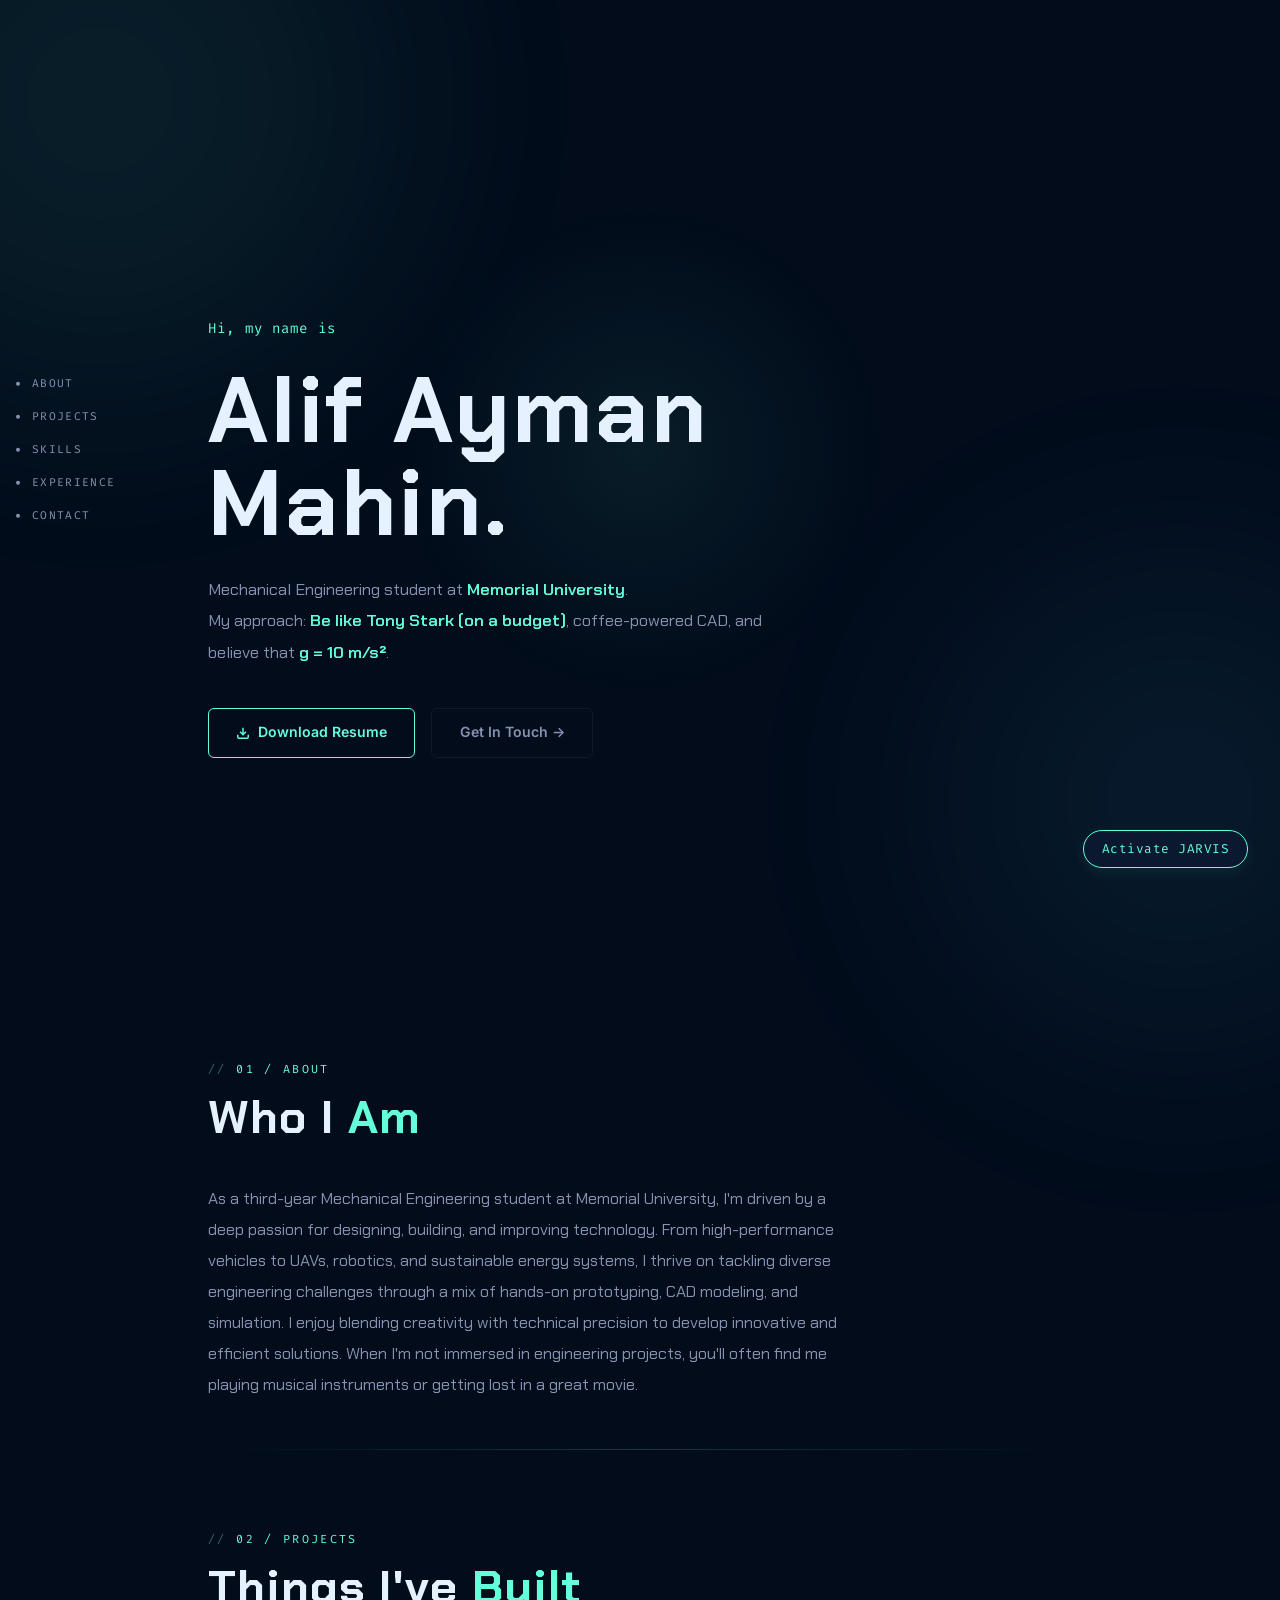
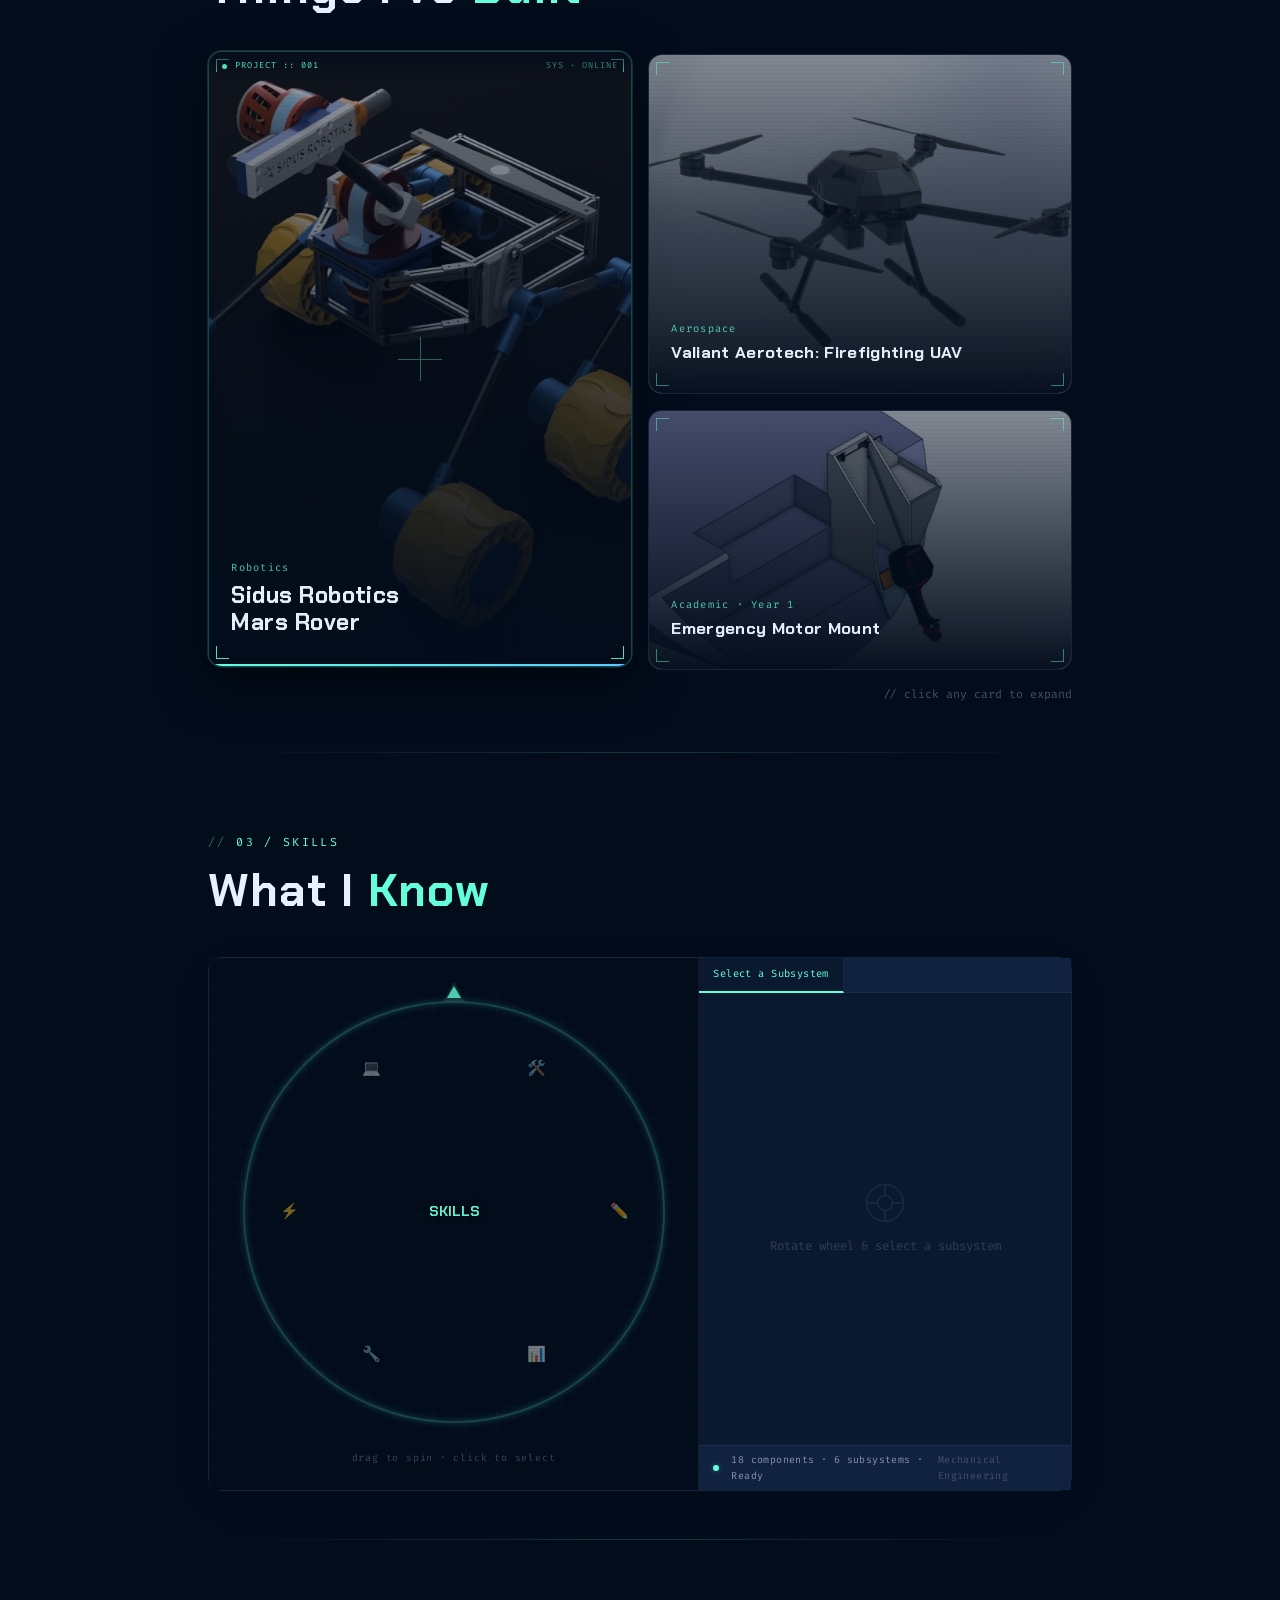
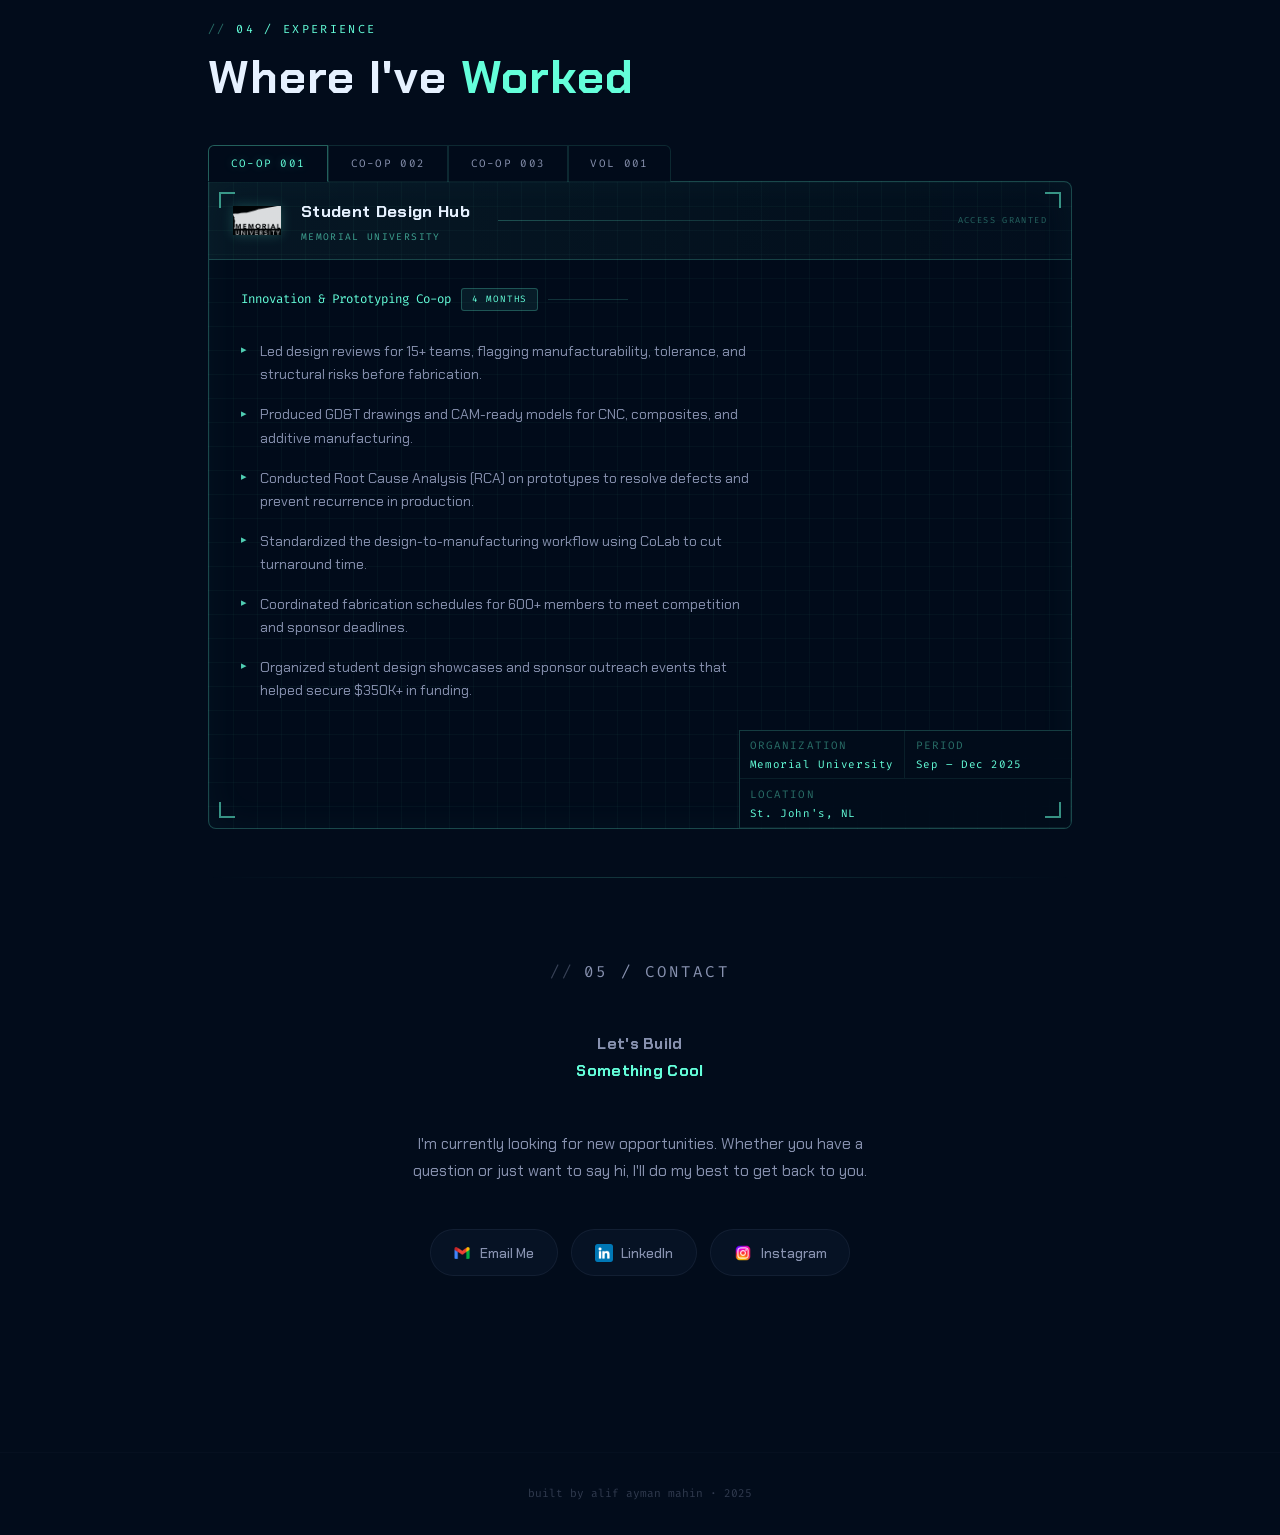
<file: index.html>
<!DOCTYPE html>
<html lang="en">
<head>
<meta charset="UTF-8">
<meta name="viewport" content="width=device-width,initial-scale=1,user-scalable=no">
<title>Alif Ayman Mahin, Mechanical Engineer</title>
<meta name="description" content="Alif Ayman Mahin, Mechanical Engineering student at Memorial University. Robotics, UAVs, CAD design, and hands-on prototyping.">
<meta property="og:title" content="Alif Ayman Mahin, Mechanical Engineer">
<meta property="og:description" content="Mechanical Engineering student at Memorial University. Robotics, UAVs, CAD design, and hands-on prototyping.">
<meta property="og:type" content="website">

<meta name="twitter:card" content="summary">
<meta name="twitter:title" content="Alif Ayman Mahin, Mechanical Engineer">
<meta name="twitter:description" content="Mechanical Engineering student at Memorial University. Robotics, UAVs, CAD design, and hands-on prototyping.">
<link rel="icon" type="image/svg+xml" href="data:image/svg+xml,<svg xmlns='http://www.w3.org/2000/svg' viewBox='0 0 100 100'><text y='.9em' font-size='90'>⚙</text></svg>">
<link href="https://fonts.googleapis.com/css2?family=Chakra+Petch:wght@400;500;600;700&family=Inter:wght@300;400;500;600;700&family=Fira+Code:wght@400;500&display=swap" rel="stylesheet">
<style>
:root{
  --bg:#020c1b;--bg2:#0a192f;--bg3:#112240;
  --fg:#e6f1ff;--muted:#8892b0;
  --accent:#64ffda;--accent2:#57cbff;
  --accent-dim:rgba(100,255,218,.10);--glow:rgba(100,255,218,.30);
  --border:rgba(100,255,218,.18);--border2:rgba(136,146,176,.10);
  --shadow:0 10px 30px -15px rgba(2,12,27,.9);
  --tr:all .35s cubic-bezier(.25,.8,.25,1);
}
.lab-mode{
  --bg:#000;--bg2:#040d0d;--bg3:#071212;
  --fg:#b0fff0;--muted:#00ccbb;
  --accent:#00ffee;--accent2:#00ccff;
  --border:rgba(0,255,238,.35);--border2:rgba(0,255,238,.10);
  --glow:rgba(0,255,238,.30);--accent-dim:rgba(0,255,238,.07);
  background:#000;font-family:'Fira Code','Courier New',monospace;
}
*,*::before,*::after{margin:0;padding:0;box-sizing:border-box;}
html{scroll-behavior:smooth;}
body{background:var(--bg);color:var(--fg);font-family:'Chakra Petch',sans-serif;line-height:1.6;overflow-x:hidden;transition:background .6s,color .6s;}
a{color:var(--accent);text-decoration:none;transition:color .3s;}
a:hover{color:#7fffd4;}
::selection{background:var(--accent);color:var(--bg);}

.bg-orb{position:fixed;border-radius:50%;pointer-events:none;z-index:-2;filter:blur(120px);opacity:.07;}
.bg-orb-1{width:600px;height:600px;background:var(--accent);top:-200px;left:-200px;animation:orbDrift 18s ease-in-out infinite alternate;}
.bg-orb-2{width:500px;height:500px;background:var(--accent2);bottom:-150px;right:-150px;animation:orbDrift 22s ease-in-out infinite alternate-reverse;}
@keyframes orbDrift{from{transform:translate(0,0)}to{transform:translate(40px,30px)}}
.lab-mode .bg-orb{display:none;}

.spotlight{position:fixed;inset:0;pointer-events:none;z-index:-1;background:radial-gradient(circle 350px at var(--x,50vw) var(--y,50vh),rgba(100,255,218,.07),transparent 70%);transition:background .1s;}
.lab-mode .spotlight{display:none;}
#gridCanvas{position:fixed;inset:0;z-index:-1;pointer-events:none;display:none;}
.lab-mode #gridCanvas{display:block;}

.progress-container{width:100%;height:2px;background:transparent;position:fixed;top:0;left:0;z-index:1001;}
.progress-bar{height:2px;background:linear-gradient(90deg,var(--accent),var(--accent2));width:0%;transition:width .1s;box-shadow:0 0 8px var(--glow);}

.container{max-width:960px;margin:0 auto;padding:5rem clamp(1.5rem,6vw,3rem);width:100%;}

.sidebar{position:fixed;top:50%;left:2rem;transform:translateY(-50%);display:flex;flex-direction:column;gap:.45rem;z-index:1000;}
.sidebar a{font-family:'Fira Code',monospace;font-size:.7rem;letter-spacing:.12em;text-transform:uppercase;color:var(--muted);transition:var(--tr);padding:.25rem 0;position:relative;}
.sidebar a::before{content:'';position:absolute;left:-1rem;top:50%;transform:translateY(-50%);width:4px;height:4px;border-radius:50%;background:var(--muted);transition:var(--tr);}
.sidebar a:hover,.sidebar a.active{color:var(--accent);}
.sidebar a:hover::before,.sidebar a.active::before{background:var(--accent);box-shadow:0 0 8px var(--glow);width:6px;height:6px;left:-1.1rem;}
@media(max-width:900px){.sidebar{display:none;}.container{padding-top:7rem;}}

.mobile-nav-toggle{display:none;position:fixed;top:1.2rem;right:1.2rem;z-index:1002;background:var(--bg2);border:1px solid var(--border);color:var(--accent);padding:.5rem 1rem;border-radius:6px;cursor:pointer;font-family:'Fira Code',monospace;font-size:.8rem;}
.mobile-nav-menu{display:none;position:fixed;inset:0;background:rgba(2,12,27,.97);z-index:1001;flex-direction:column;justify-content:center;align-items:center;gap:2.5rem;backdrop-filter:blur(12px);}
.mobile-nav-menu.active{display:flex;}
.mobile-nav-menu a{font-family:'Chakra Petch',sans-serif;font-size:2rem;font-weight:800;color:var(--fg);}
.mobile-nav-menu a:hover{color:var(--accent);}
@media(max-width:900px){.mobile-nav-toggle{display:block;}}

.lab-toggle{position:fixed;bottom:2rem;right:2rem;z-index:1000;background:var(--bg2);border:1px solid var(--accent);color:var(--accent);padding:.6rem 1.1rem;border-radius:30px;font-family:'Fira Code',monospace;font-size:.8rem;cursor:pointer;transition:var(--tr);letter-spacing:.04em;box-shadow:0 4px 14px rgba(100,255,218,.08);}
.lab-toggle:hover{transform:translateY(-2px);box-shadow:0 8px 24px var(--glow);}
.lab-mode .lab-toggle{background:rgba(0,255,238,.06);animation:labPulse 2s ease-in-out infinite;}
@keyframes labPulse{0%,100%{box-shadow:0 0 8px var(--glow)}50%{box-shadow:0 0 24px var(--glow),0 0 48px rgba(0,255,238,.12)}}

.section{opacity:0;transform:translateY(36px);transition:opacity .8s cubic-bezier(.25,.8,.25,1),transform .8s cubic-bezier(.25,.8,.25,1);padding:5rem 0 2rem;}
.section.show{opacity:1;transform:translateY(0);}
.section-label{font-family:'Fira Code',monospace;font-size:.73rem;letter-spacing:.2em;text-transform:uppercase;color:var(--accent);margin-bottom:.75rem;display:flex;align-items:center;gap:.6rem;}
.section-label::before{content:'//';opacity:.4;}
h2{font-family:'Chakra Petch',sans-serif;font-size:clamp(1.9rem,4vw,2.9rem);font-weight:700;letter-spacing:.02em;color:var(--fg);margin-bottom:2.5rem;line-height:1.15;}
h2 .hl{color:var(--accent);}
.lab-mode h2{color:var(--accent);}
.section-divider{width:100%;height:1px;background:linear-gradient(90deg,transparent,var(--border),transparent);margin:1rem 0 0;}

/* HERO */
.hero{min-height:100vh;display:flex;flex-direction:column;justify-content:center;padding-top:4rem;padding-bottom:3rem;}
.hero-eyebrow{font-family:'Fira Code',monospace;color:var(--accent);font-size:.88rem;letter-spacing:.08em;margin-bottom:1.5rem;}
h1{font-family:'Chakra Petch',sans-serif;font-size:clamp(3.2rem,7.5vw,5.8rem);font-weight:700;line-height:1;letter-spacing:.03em;margin-bottom:1.5rem;color:var(--fg);transition:all .5s;}
.lab-mode h1{color:var(--accent);text-shadow:0 0 30px rgba(0,255,238,.4);}
.lab-mode h1::after{content:'_';animation:blink 1s step-end infinite;}
@keyframes blink{0%,100%{opacity:1}50%{opacity:0}}
.hero-subtitle{font-size:clamp(.93rem,1.7vw,1.05rem);color:var(--muted);max-width:560px;margin-bottom:2.5rem;line-height:1.85;}
.hero-subtitle .hl{color:var(--accent);font-weight:600;}
.hero-cta{display:flex;gap:1rem;flex-wrap:wrap;}
.btn-outline{display:inline-flex;align-items:center;gap:.5rem;padding:.8rem 1.7rem;background:transparent;color:var(--accent);font-family:'Inter',sans-serif;font-weight:600;font-size:.88rem;border-radius:6px;border:1px solid var(--accent);cursor:pointer;transition:var(--tr);}
.btn-outline:hover{background:var(--accent-dim);transform:translateY(-3px);box-shadow:0 8px 24px var(--glow);color:var(--accent);}
.btn-ghost{display:inline-flex;align-items:center;gap:.5rem;padding:.8rem 1.7rem;background:transparent;color:var(--muted);font-family:'Inter',sans-serif;font-weight:600;font-size:.88rem;border-radius:6px;border:1px solid var(--border2);cursor:pointer;transition:var(--tr);}
.btn-ghost:hover{border-color:var(--border);color:var(--accent);transform:translateY(-3px);}

/* ABOUT */
#about .about-body{font-size:1.02rem;color:var(--muted);max-width:640px;line-height:1.9;}
.jarvis-terminal{font-family:'Fira Code',monospace;font-size:.88rem;color:var(--accent);max-width:520px;display:flex;flex-direction:column;gap:.35rem;}
.jarvis-terminal .t-line{opacity:0;transform:translateX(-8px);transition:opacity .4s,transform .4s;display:flex;align-items:center;gap:.6rem;}
.jarvis-terminal .t-line::before{content:'>';opacity:.5;}
.jarvis-terminal .t-line.show{opacity:1;transform:translateX(0);}

/* ═══════════════════════════════════════════════════
   BENTO GRID
═══════════════════════════════════════════════════ */
.bento-grid{display:grid;grid-template-columns:1fr 1fr;grid-template-rows:340px 260px;gap:1rem;transition:none;}
.bento-card{position:relative;border-radius:14px;overflow:hidden;cursor:pointer;border:1px solid var(--border2);background:var(--bg2);transition:border-color .4s,box-shadow .4s,transform .4s,grid-column .5s,grid-row .5s;}
.bento-card:hover,.bento-card.featured{border-color:var(--border);box-shadow:0 16px 48px rgba(0,0,0,.5),0 0 0 1px var(--border);transform:translateY(-3px);}
/* featured = big left card */
.bento-card.featured{grid-column:1;grid-row:1/3;}
.bento-card.slot-tr{grid-column:2;grid-row:1;}
.bento-card.slot-br{grid-column:2;grid-row:2;}
.bento-bg{position:absolute;inset:0;background-size:cover;background-position:center;transition:transform .6s cubic-bezier(.25,.8,.25,1),opacity .4s;opacity:.55;}
.bento-card:hover .bento-bg,.bento-card.featured .bento-bg{transform:scale(1.04);opacity:.7;}
.bento-card::before{content:'';position:absolute;inset:0;z-index:1;background:linear-gradient(to top,rgba(2,12,27,.97) 0%,rgba(2,12,27,.55) 50%,rgba(2,12,27,.1) 100%);transition:background .4s;}
.bento-content{position:absolute;bottom:0;left:0;right:0;z-index:2;padding:1.4rem;}
.bento-num{font-family:'Fira Code',monospace;font-size:.65rem;color:var(--accent);letter-spacing:.12em;opacity:.75;margin-bottom:.35rem;display:block;}
.bento-title{font-family:'Chakra Petch',sans-serif;font-weight:700;color:var(--fg);line-height:1.15;letter-spacing:.02em;margin-bottom:.5rem;}
.bento-card.featured .bento-title{font-size:1.45rem;}
.bento-card:not(.featured) .bento-title{font-size:1.05rem;}
.bento-tags{display:flex;flex-wrap:wrap;gap:.35rem;max-height:0;overflow:hidden;transition:max-height .4s,opacity .3s;opacity:0;}
.bento-card:hover .bento-tags{max-height:60px;opacity:1;}
.bento-tag{font-family:'Fira Code',monospace;font-size:.62rem;padding:.15rem .5rem;border-radius:20px;border:1px solid var(--border);color:var(--accent);background:var(--accent-dim);white-space:nowrap;}
.bento-card::after{content:'';position:absolute;bottom:0;left:0;height:2px;width:0;background:linear-gradient(90deg,var(--accent),var(--accent2));z-index:3;transition:width .5s cubic-bezier(.25,.8,.25,1);}
.bento-card:hover::after,.bento-card.featured::after{width:100%;}
.bento-open-hint{position:absolute;top:1rem;right:1rem;z-index:3;width:30px;height:30px;border-radius:50%;background:rgba(100,255,218,.12);border:1px solid var(--border);display:flex;align-items:center;justify-content:center;color:var(--accent);font-size:.8rem;opacity:0;transform:scale(.7);transition:opacity .3s,transform .3s;}
.bento-card:hover .bento-open-hint{opacity:1;transform:scale(1);}
.bento-wide{margin-top:1rem;height:200px;border-radius:14px;}
.bento-wide .bento-content{display:flex;align-items:flex-end;justify-content:space-between;flex-wrap:wrap;gap:.5rem;}
@media(max-width:700px){
  .bento-grid{grid-template-columns:1fr;grid-template-rows:auto;}
  .bento-card.featured,.bento-card.slot-tr,.bento-card.slot-br{grid-column:1;grid-row:auto;height:260px;}
  .bento-card.featured{height:320px;}
  .bento-wide{height:220px;}
}

/* ═══════════════════════════════════════════════════
   JARVIS BENTO THEME — HUD overlay styling
═══════════════════════════════════════════════════ */
/* stronger teal border + deep glow on hover */
.bento-card:hover{
  border-color:rgba(100,255,218,.55)!important;
  box-shadow:0 0 0 1px rgba(100,255,218,.18),0 20px 55px rgba(0,0,0,.65),0 0 35px rgba(100,255,218,.10)!important;
}
/* HUD bar at top of every card */
.bento-hud-bar{
  position:absolute;top:0;left:0;right:0;z-index:4;
  display:flex;align-items:center;gap:.5rem;
  padding:.45rem .8rem;
  background:linear-gradient(to bottom,rgba(2,12,27,.88),transparent);
  font-family:'Fira Code',monospace;font-size:.54rem;
  letter-spacing:.12em;color:var(--accent);
  opacity:0;transition:opacity .3s;pointer-events:none;
}
.bento-card:hover .bento-hud-bar,.bento-card.featured .bento-hud-bar{opacity:.85;}
.bento-hud-dot{
  width:5px;height:5px;border-radius:50%;background:var(--accent);flex-shrink:0;
  animation:labPulse 1.6s ease-in-out infinite;
}
/* scanline overlay */
.bento-scanline{
  position:absolute;inset:0;z-index:2;pointer-events:none;
  background:repeating-linear-gradient(0deg,transparent,transparent 3px,rgba(0,0,0,.045) 3px,rgba(0,0,0,.045) 4px);
}
/* corner brackets */
.bento-br{
  position:absolute;width:13px;height:13px;z-index:4;
  border-color:var(--accent);border-style:solid;
  opacity:.45;transition:opacity .3s;pointer-events:none;
}
.bento-card:hover .bento-br,.bento-card.featured .bento-br{opacity:.85;}
.bento-br.tl{top:7px;left:7px;border-width:1.5px 0 0 1.5px;}
.bento-br.tr{top:7px;right:7px;border-width:1.5px 1.5px 0 0;}
.bento-br.bl{bottom:7px;left:7px;border-width:0 0 1.5px 1.5px;}
.bento-br.br{bottom:7px;right:7px;border-width:0 1.5px 1.5px 0;}
/* reticle on featured card */
.bento-reticle{
  position:absolute;top:50%;left:50%;transform:translate(-50%,-50%);
  z-index:4;width:44px;height:44px;pointer-events:none;
  opacity:0;transition:opacity .35s;
}
.bento-card.featured .bento-reticle,.bento-card:hover .bento-reticle{opacity:.35;}
/* target cross lines (CSS only) */
.bento-reticle::before,.bento-reticle::after{
  content:'';position:absolute;background:var(--accent);
}
.bento-reticle::before{width:1px;height:100%;left:50%;top:0;}
.bento-reticle::after{height:1px;width:100%;top:50%;left:0;}

/* PROJECT MODAL */
.proj-modal-overlay{position:fixed;inset:0;z-index:2000;background:rgba(2,12,27,.9);backdrop-filter:blur(8px);display:flex;align-items:center;justify-content:center;opacity:0;visibility:hidden;transition:opacity .35s,visibility .35s;padding:1.5rem;}
.proj-modal-overlay.open{opacity:1;visibility:visible;}
.proj-modal{background:var(--bg2);border:1px solid var(--border);border-radius:18px;width:100%;max-width:760px;max-height:90vh;overflow-y:auto;transform:translateY(24px) scale(.97);transition:transform .4s cubic-bezier(.25,.8,.25,1);box-shadow:0 40px 80px rgba(0,0,0,.6);}
.proj-modal-overlay.open .proj-modal{transform:translateY(0) scale(1);}
.proj-modal-img-wrap{position:relative;width:100%;height:280px;overflow:hidden;border-radius:16px 16px 0 0;background:var(--bg3);}
.proj-modal-img{width:100%;height:100%;object-fit:cover;position:absolute;inset:0;opacity:0;transition:opacity 1.2s ease-in-out;}
.proj-modal-img.active{opacity:1;}
.proj-modal-img.active{opacity:1;}
.proj-modal-img-nav{position:absolute;bottom:.75rem;right:.75rem;z-index:2;display:flex;gap:.4rem;}
.proj-modal-dot{width:6px;height:6px;border-radius:50%;background:rgba(255,255,255,.3);border:none;padding:0;cursor:pointer;transition:all .25s;}
.proj-modal-dot.active{background:var(--accent);box-shadow:0 0 6px var(--glow);width:16px;border-radius:3px;}
.proj-modal-body{padding:1.75rem 2rem 2rem;}
.proj-modal-header{display:flex;justify-content:space-between;align-items:flex-start;gap:1rem;margin-bottom:1rem;}
.proj-modal-num{font-family:'Fira Code',monospace;font-size:.7rem;color:var(--accent);letter-spacing:.1em;opacity:.65;display:block;margin-bottom:.3rem;}
.proj-modal-title{font-family:'Chakra Petch',sans-serif;font-size:1.5rem;font-weight:700;color:var(--fg);letter-spacing:.02em;line-height:1.15;}
.proj-modal-close{flex-shrink:0;width:32px;height:32px;border-radius:8px;background:rgba(255,255,255,.06);border:1px solid var(--border2);color:var(--muted);font-size:1.1rem;cursor:pointer;display:flex;align-items:center;justify-content:center;transition:all .2s;}
.proj-modal-close:hover{background:rgba(255,255,255,.12);color:var(--fg);}
.proj-modal-desc{font-size:.94rem;color:var(--muted);line-height:1.8;margin-bottom:1.25rem;}
.proj-modal-tags{display:flex;flex-wrap:wrap;gap:.45rem;margin-bottom:1.5rem;}
.proj-modal-tag{font-family:'Fira Code',monospace;font-size:.68rem;padding:.28rem .7rem;border-radius:4px;border:1px solid var(--border);color:var(--accent);background:var(--accent-dim);cursor:pointer;transition:all .2s;display:inline-flex;align-items:center;gap:.35rem;}
.proj-modal-tag::before{content:'⬡';font-size:.5rem;opacity:.6;}
.proj-modal-tag:hover{background:rgba(100,255,218,.18);border-color:var(--accent);transform:translateY(-2px);box-shadow:0 4px 12px var(--glow);}
.proj-modal-tag.no-link{cursor:default;}
.proj-modal-tag.no-link:hover{transform:none;box-shadow:none;background:var(--accent-dim);}
.proj-modal-link{display:inline-flex;align-items:center;gap:.5rem;padding:.7rem 1.4rem;border:1px solid var(--accent);border-radius:7px;color:var(--accent);font-family:'Fira Code',monospace;font-size:.83rem;transition:var(--tr);}
.proj-modal-link:hover{background:var(--accent-dim);transform:translateX(3px);color:var(--accent);}

/* ═══════════════════════════════════════════════════
   JARVIS ARC SKILL WHEEL
═══════════════════════════════════════════════════ */
.jarvis-skill-wrap{position:relative;width:100%;user-select:none;}

/* outer container: canvas on left, info panel on right */
.jarvis-skill-inner{
  display:grid;
  grid-template-columns:490px 1fr;
  gap:0;
  background:var(--bg2);
  border:1px solid var(--border2);
  border-radius:14px;
  overflow:visible;
  box-shadow:var(--shadow);
  min-height:480px;
}

/* LEFT — canvas wheel */
.jarvis-wheel-side{
  position:relative;
  background:var(--bg);
  border-right:1px solid var(--border2);
  display:flex;flex-direction:column;align-items:center;justify-content:center;
  padding:1.5rem 0;
}
.jarvis-wheel-side::before{
  content:'';position:absolute;inset:0;
  background-image:
    linear-gradient(rgba(100,255,218,.025) 1px,transparent 1px),
    linear-gradient(90deg,rgba(100,255,218,.025) 1px,transparent 1px);
  background-size:32px 32px;
  pointer-events:none;
}
/* shared wrapper so arc centers on canvas exactly */
.jarvis-wheel-canvas-wrap{
  position:relative;
  width:460px;height:460px;
  flex-shrink:0;
}
.jarvis-wheel-canvas-wrap #jarvisCanvas{
  position:relative;z-index:1;
}
/* ══════════════════════════════════════════
   CSS ARC REACTOR — JARVIS mode only
   Pure outlines + glow, no solid fills
════════════════════════════════════════════ */
.arc-reactor{
  position:absolute;
  width:460px;height:460px;
  top:0;left:0;
  border-radius:50%;
  pointer-events:none;
  opacity:0;transition:opacity .9s ease;
  z-index:0;
}
.lab-mode .arc-reactor{
  opacity:1;
  animation:arcBreath 3s ease-in-out infinite, arcSlowSpin 60s linear infinite;
}
@keyframes arcBreath{
  0%,100%{filter:drop-shadow(0 0 8px rgba(80,210,255,.40));}
  50%     {filter:drop-shadow(0 0 18px rgba(80,210,255,.70));}
}
@keyframes arcSlowSpin{
  from{transform:rotate(0deg);}
  to  {transform:rotate(360deg);}
}

/* ── Outer ring ── */
.arc-r-ring-outer{
  position:absolute;inset:5%;border-radius:50%;
  border:1.5px solid rgba(100,220,255,.55);
  box-shadow:0 0 8px 2px rgba(80,200,255,.25),inset 0 0 6px 1px rgba(80,200,255,.12);
  opacity:0;transition:opacity .9s;
}
/* ── Blade band ring borders ── */
.arc-r-ring-mid{
  position:absolute;inset:28%;border-radius:50%;
  border:1.5px solid rgba(100,220,255,.45);
  box-shadow:0 0 6px 2px rgba(80,200,255,.20),inset 0 0 5px 1px rgba(80,200,255,.10);
  opacity:0;transition:opacity .9s;
}
/* ── Inner ring ── */
.arc-r-ring-inner{
  position:absolute;inset:36%;border-radius:50%;
  border:1px solid rgba(100,220,255,.35);
  box-shadow:0 0 5px 1px rgba(80,200,255,.18),inset 0 0 4px 1px rgba(80,200,255,.08);
  opacity:0;transition:opacity .9s;
}
/* ── Spinning dashed ring ── */
.arc-r-dash{
  position:absolute;inset:17%;border-radius:50%;
  border:1.5px dashed rgba(100,220,255,.30);
  animation:arcDashSpin 12s linear infinite;
  opacity:0;transition:opacity .9s;
}
@keyframes arcDashSpin{from{transform:rotate(0)}to{transform:rotate(360deg)}}
/* ── Core orb — spins faster counter to the whole arc ── */
.arc-r-core{
  position:absolute;inset:43%;border-radius:50%;
  background:radial-gradient(circle,
    rgba(180,240,255,.70) 0%,
    rgba(100,210,255,.30) 50%,
    transparent 80%
  );
  box-shadow:0 0 12px 4px rgba(80,200,255,.35);
  opacity:0;transition:opacity .9s;
  animation:arcCoreSpin 8s linear infinite;
}
@keyframes arcCoreSpin{
  from{transform:rotate(0deg);}
  to  {transform:rotate(-360deg);}
}
/* ── 9 segment divider lines (CSS only via conic border trick) ── */
.arc-r-blades{
  position:absolute;inset:5%;border-radius:50%;
  background:conic-gradient(
    from -2deg,
    rgba(100,220,255,.18) 0deg,  rgba(100,220,255,.18) 1.5deg,
    transparent 1.5deg,          transparent 38.5deg,
    rgba(100,220,255,.18) 38.5deg,rgba(100,220,255,.18) 40deg,
    transparent 40deg,           transparent 78.5deg,
    rgba(100,220,255,.18) 78.5deg,rgba(100,220,255,.18) 80deg,
    transparent 80deg,           transparent 118.5deg,
    rgba(100,220,255,.18) 118.5deg,rgba(100,220,255,.18) 120deg,
    transparent 120deg,          transparent 158.5deg,
    rgba(100,220,255,.18) 158.5deg,rgba(100,220,255,.18) 160deg,
    transparent 160deg,          transparent 198.5deg,
    rgba(100,220,255,.18) 198.5deg,rgba(100,220,255,.18) 200deg,
    transparent 200deg,          transparent 238.5deg,
    rgba(100,220,255,.18) 238.5deg,rgba(100,220,255,.18) 240deg,
    transparent 240deg,          transparent 278.5deg,
    rgba(100,220,255,.18) 278.5deg,rgba(100,220,255,.18) 280deg,
    transparent 280deg,          transparent 318.5deg,
    rgba(100,220,255,.18) 318.5deg,rgba(100,220,255,.18) 320deg,
    transparent 320deg,          transparent 358.5deg,
    rgba(100,220,255,.18) 358.5deg,rgba(100,220,255,.18) 360deg
  );
  -webkit-mask:radial-gradient(circle,transparent 0,transparent 27%,black 28%,black 93%,transparent 95%,transparent 100%);
  mask:radial-gradient(circle,transparent 0,transparent 27%,black 28%,black 93%,transparent 95%,transparent 100%);
  opacity:0;transition:opacity .9s;
}
.lab-mode .arc-r-ring-outer,.lab-mode .arc-r-ring-mid,.lab-mode .arc-r-ring-inner,
.lab-mode .arc-r-dash,.lab-mode .arc-r-core,.lab-mode .arc-r-blades{ opacity:1; }
/* aura — unused now, keep empty */
.arc-r-aura{ display:none; }

/* bg */
.jarvis-wheel-side{background:var(--bg);}
.lab-mode .jarvis-wheel-side{background:#020c1b;}

#jarvisCanvas{display:block;touch-action:none;cursor:grab;position:relative;z-index:1;}
#jarvisCanvas:active{cursor:grabbing;}
.jarvis-wheel-hint{
  font-family:'Fira Code',monospace;font-size:.62rem;
  color:var(--muted);opacity:.4;letter-spacing:.08em;
  margin-top:.5rem;
}

/* RIGHT — info panel */
.jarvis-info-side{
  display:flex;flex-direction:column;
  background:var(--bg2);
  font-family:'Fira Code',monospace;
}
/* tabbar */
.ji-tabbar{
  display:flex;border-bottom:1px solid var(--border2);
  background:var(--bg3);flex-shrink:0;
}
.ji-tab{
  font-size:.65rem;color:var(--muted);padding:.5rem .9rem;
  border-right:1px solid var(--border2);cursor:default;
  letter-spacing:.04em;transition:all .2s;white-space:nowrap;
}
.ji-tab.active{color:var(--accent);background:var(--bg2);border-bottom:2px solid var(--accent);margin-bottom:-1px;}

/* empty state */
.ji-empty{
  flex:1;display:flex;flex-direction:column;
  align-items:center;justify-content:center;
  gap:.75rem;color:var(--muted);font-size:.78rem;opacity:.3;
}
.ji-empty svg{width:44px;height:44px;opacity:.4;}

/* category view */
.ji-cat-view{flex:1;display:none;flex-direction:column;overflow:hidden;}
.ji-cat-view.show{display:flex;}

.ji-cat-header{
  padding:1.25rem 1.5rem .75rem;
  border-bottom:1px solid var(--border2);flex-shrink:0;
}
.ji-cat-label{
  font-size:.6rem;letter-spacing:.15em;text-transform:uppercase;
  color:var(--accent);opacity:.7;margin-bottom:.3rem;
}
.ji-cat-name{
  font-family:'Chakra Petch',sans-serif;font-size:1.3rem;font-weight:800;
  color:var(--fg);letter-spacing:-.02em;
}

/* skill card grid */
.ji-skills-grid{
  flex:1;overflow-y:auto;
  padding:1rem 1.25rem;
  display:flex;flex-direction:column;gap:.6rem;
}
.ji-skills-grid::-webkit-scrollbar{width:3px;}
.ji-skills-grid::-webkit-scrollbar-thumb{background:var(--border);border-radius:2px;}

.ji-skill-row{
  background:var(--bg3);
  border:1px solid var(--border2);
  border-radius:8px;
  overflow:hidden;
  cursor:pointer;
  transition:border-color .25s,box-shadow .25s;
}
.ji-skill-row:hover{border-color:var(--border);box-shadow:0 4px 16px rgba(0,0,0,.3);}
.ji-skill-row.open{border-color:var(--border);}

/* collapsed header */
.ji-skill-head{
  display:flex;align-items:center;gap:.75rem;
  padding:.65rem .9rem;
}
.ji-skill-icon{
  width:28px;height:28px;border-radius:6px;
  background:var(--accent-dim);border:1px solid var(--border);
  display:flex;align-items:center;justify-content:center;
  font-size:.9rem;flex-shrink:0;overflow:hidden;padding:4px;
}
.ji-skill-icon img{width:100%;height:100%;object-fit:contain;display:block;opacity:.9;}
.ji-skill-icon.color-icon img{filter:none;opacity:1;}
.ji-skill-icon.invert-icon img{filter:invert(1);opacity:.85;}
.ji-skill-icon.monogram{font-family:'Fira Code',monospace;font-size:.55rem;font-weight:700;color:var(--accent);letter-spacing:-.02em;padding:2px;text-align:center;line-height:1.1;}
.ji-skill-label{font-size:.8rem;color:var(--fg);flex:1;}
.ji-skill-type{font-size:.62rem;color:var(--muted);opacity:.6;white-space:nowrap;}
.ji-skill-arrow{
  font-size:.65rem;color:var(--muted);
  transition:transform .3s;flex-shrink:0;margin-left:.25rem;
}
.ji-skill-row.open .ji-skill-arrow{transform:rotate(90deg);color:var(--accent);}

/* expanded body */
.ji-skill-body{
  display:none;
  border-top:1px solid var(--border2);
  background:var(--bg);
}
.ji-skill-row.open .ji-skill-body{display:block;}

/* CAD-style image viewport */
.ji-skill-img-wrap{
  position:relative;width:100%;height:150px;overflow:hidden;
  background:var(--bg3);
}
.ji-skill-img-wrap::before,.ji-skill-img-wrap::after{
  content:'';position:absolute;width:12px;height:12px;z-index:3;
  border-color:var(--accent);border-style:solid;opacity:.6;
}
.ji-skill-img-wrap::before{top:6px;left:6px;border-width:1.5px 0 0 1.5px;}
.ji-skill-img-wrap::after{bottom:6px;right:6px;border-width:0 1.5px 1.5px 0;}
.ji-skill-img-wrap .corner-tr,.ji-skill-img-wrap .corner-bl{
  position:absolute;width:12px;height:12px;z-index:3;
  border-color:var(--accent);border-style:solid;opacity:.6;
}
.ji-skill-img-wrap .corner-tr{top:6px;right:6px;border-width:1.5px 1.5px 0 0;}
.ji-skill-img-wrap .corner-bl{bottom:6px;left:6px;border-width:0 0 1.5px 1.5px;}
.ji-skill-img{width:100%;height:100%;object-fit:cover;display:block;transition:opacity .4s;}
.ji-skill-scanline{
  position:absolute;inset:0;pointer-events:none;z-index:2;
  background:repeating-linear-gradient(0deg,transparent,transparent 3px,rgba(0,0,0,.055) 3px,rgba(0,0,0,.055) 4px);
}
.ji-skill-img-label{
  position:absolute;bottom:.4rem;left:.5rem;z-index:4;
  font-size:.55rem;color:var(--accent2);opacity:.55;
  letter-spacing:.06em;
}

.ji-skill-desc{
  padding:.75rem .9rem;font-size:.82rem;color:var(--muted);
  line-height:1.7;border-bottom:1px solid var(--border2);
}
.ji-skill-footer{
  padding:.5rem .9rem;font-size:.62rem;color:var(--accent);
  opacity:.6;letter-spacing:.05em;display:flex;align-items:center;gap:.5rem;
}
.ji-skill-footer::before{content:'⬡';font-size:.5rem;}

/* code snippet block */
.ji-code-wrap{border-bottom:1px solid var(--border2);}
.ji-code-bar{display:flex;align-items:center;gap:.35rem;padding:.4rem .7rem;background:var(--bg3);border-bottom:1px solid var(--border2);}
.ji-code-dot{width:8px;height:8px;border-radius:50%;}
.ji-code-dot.r{background:#ff5f57;}.ji-code-dot.y{background:#febc2e;}.ji-code-dot.g{background:#28c840;}
.ji-code-lang{font-family:'Fira Code',monospace;font-size:.6rem;color:var(--muted);margin-left:auto;letter-spacing:.08em;}
.ji-code-pre{margin:0;padding:.75rem .9rem;background:var(--bg);font-family:'Fira Code',monospace;font-size:.75rem;line-height:1.7;overflow-x:auto;white-space:pre;}
.cs-k{color:#c084fc;}.cs-f{color:#64ffda;}.cs-c{color:#8892b0;font-style:italic;}.cs-s{color:#ffbd2e;}.cs-n{color:#ff9f57;}

/* statusbar */
.ji-statusbar{
  display:flex;align-items:center;gap:.75rem;
  padding:.4rem .9rem;
  background:var(--bg3);border-top:1px solid var(--border2);
  font-size:.62rem;color:var(--muted);letter-spacing:.04em;flex-shrink:0;
}
.ji-status-dot{width:6px;height:6px;border-radius:50%;background:var(--accent);box-shadow:0 0 5px var(--glow);flex-shrink:0;}
.ji-mobile-grid{display:none;}

@media(max-width:720px){
  .jarvis-skill-inner{grid-template-columns:1fr;grid-template-rows:420px 1fr;}
  .jarvis-wheel-side{border-right:none;border-bottom:1px solid var(--border2);}
  #jarvisCanvas{width:360px!important;height:360px!important;}
}
@media(max-width:600px){
  /* Hero CTAs stack vertically */
  .hero-cta{flex-direction:column;align-items:flex-start;gap:.9rem;}
  .hero-cta .btn-primary,.hero-cta .btn-outline{width:100%;justify-content:center;}
  /* Bento single column */
  .bento-grid{grid-template-columns:1fr;grid-template-rows:auto;}
  .bento-card.featured,.bento-card.slot-tr,.bento-card.slot-br{grid-column:1;grid-row:auto;height:260px;}
  .bento-card.featured{height:300px;}
  .bento-wide{height:200px;}
  /* Skills wheel stacks — hide canvas, show tap buttons */
  .jarvis-skill-inner{grid-template-columns:1fr;grid-template-rows:auto 1fr;}
  .jarvis-wheel-side{border-right:none;border-bottom:1px solid var(--border2);padding:1.2rem;display:flex;justify-content:center;}
  #jarvisCanvas{display:none!important;}
  .jarvis-wheel-hint{display:none;}
  .ji-mobile-grid{display:grid;grid-template-columns:repeat(3,1fr);gap:.5rem;width:100%;}
  .ji-mob-btn{
    display:flex;flex-direction:column;align-items:center;gap:.3rem;
    padding:.7rem .4rem;background:var(--bg3);
    border:1px solid var(--border2);border-radius:10px;
    cursor:pointer;transition:border-color .2s,background .2s,transform .12s;
    -webkit-tap-highlight-color:transparent;font-family:inherit;
  }
  .ji-mob-btn:active{transform:scale(.94);}
  .ji-mob-btn.active{border-color:var(--ji-mob-color);background:rgba(0,0,0,0.15);}
  .ji-mob-btn.active .ji-mob-label{color:var(--ji-mob-color);}
  .ji-mob-icon{font-size:1.3rem;line-height:1;}
  .ji-mob-label{font-family:'Fira Code',monospace;font-size:.55rem;letter-spacing:.05em;color:var(--muted);text-align:center;line-height:1.3;}
  .jarvis-info-side{padding:1.2rem;}
  /* Contact links stack */
  .contact-links{flex-direction:column;align-items:center;gap:1rem;}
  .contact-links .btn-outline{width:100%;max-width:320px;justify-content:center;}
}


/* ═══════════════════════════════════════════════════
   OPTION E — DEDICATED MOBILE SKILLS VIEW
   Replaces .jarvis-skill-inner on screens ≤ 600px.
   Desktop never sees any of this.
═══════════════════════════════════════════════════ */
.jarvis-mobile-view{display:none;}   /* hidden on all viewports by default */

@media(max-width:600px){

  /* ── kill the desktop two-col layout ── */
  .jarvis-skill-inner{display:none!important;}

  /* ── outer shell ── */
  .jarvis-mobile-view{
    display:flex;flex-direction:column;
    background:var(--bg2);
    border:1px solid var(--border2);
    border-radius:14px;
    overflow:hidden;
    box-shadow:var(--shadow);
  }

  /* ════════════════ CATEGORY STRIP ════════════════ */
  .jm-strip{
    display:flex;overflow-x:auto;
    background:var(--bg3);
    border-bottom:1px solid var(--border2);
    scrollbar-width:none;-webkit-overflow-scrolling:touch;
  }
  .jm-strip::-webkit-scrollbar{display:none;}

  .jm-pill{
    display:flex;flex-direction:column;align-items:center;gap:.28rem;
    padding:.8rem 1rem;
    border:none;border-bottom:2.5px solid transparent;
    background:none;cursor:pointer;white-space:nowrap;flex-shrink:0;
    transition:border-color .22s,background .22s;
    -webkit-tap-highlight-color:transparent;font-family:inherit;
  }
  .jm-pill:active{background:rgba(0,0,0,.14);}
  .jm-pill.active{
    border-bottom-color:var(--jm-color);
    background:rgba(0,0,0,.13);
  }
  .jm-pill-icon{font-size:1.25rem;line-height:1;}
  .jm-pill-label{
    font-family:'Fira Code',monospace;font-size:.52rem;
    letter-spacing:.05em;color:var(--muted);
    text-transform:uppercase;transition:color .22s;
  }
  .jm-pill.active .jm-pill-label{color:var(--jm-color);}

  /* ════════════════ CATEGORY HEADER ════════════════ */
  .jm-cat-hdr{
    display:flex;align-items:center;gap:.9rem;
    padding:1rem 1.2rem .85rem;
    border-bottom:1px solid var(--border2);
    background:var(--bg2);flex-shrink:0;
  }
  .jm-cat-hdr-icon{
    width:42px;height:42px;border-radius:10px;
    background:var(--accent-dim);
    border:1px solid var(--border);
    display:flex;align-items:center;justify-content:center;
    font-size:1.35rem;flex-shrink:0;
    transition:border-color .3s,background .3s;
  }
  .jm-cat-hdr-name{
    font-family:'Chakra Petch',sans-serif;
    font-size:1.1rem;font-weight:800;
    color:var(--fg);letter-spacing:-.01em;line-height:1.15;
  }
  .jm-cat-hdr-count{
    font-family:'Fira Code',monospace;
    font-size:.6rem;color:var(--muted);opacity:.6;margin-top:.2rem;
  }

  /* ════════════════ SKILL CARDS AREA ════════════════ */
  .jm-cards{
    display:flex;flex-direction:column;
    overflow-y:auto;
  }
  .jm-cards::-webkit-scrollbar{width:3px;}
  .jm-cards::-webkit-scrollbar-thumb{background:var(--border);border-radius:2px;}

  /* ── individual card ── */
  .jm-card{
    border-bottom:1px solid var(--border2);
    background:var(--bg2);overflow:hidden;
    opacity:0;animation:jmCardIn .3s cubic-bezier(.25,.8,.25,1) both;
    transition:background .18s;
  }
  .jm-card:last-child{border-bottom:none;}
  .jm-card:active{background:var(--bg3);}

  @keyframes jmCardIn{
    from{opacity:0;transform:translateY(12px);}
    to{opacity:1;transform:translateY(0);}
  }

  /* ── image viewport ── */
  .jm-card-img-wrap{
    position:relative;width:100%;height:190px;
    overflow:hidden;background:var(--bg3);
  }
  /* CAD corner brackets */
  .jm-card-img-wrap::before,.jm-card-img-wrap::after{
    content:'';position:absolute;width:14px;height:14px;z-index:3;
    border-color:var(--accent);border-style:solid;opacity:.5;
  }
  .jm-card-img-wrap::before{top:8px;left:8px;border-width:1.5px 0 0 1.5px;}
  .jm-card-img-wrap::after{bottom:8px;right:8px;border-width:0 1.5px 1.5px 0;}
  .jm-img-corner-tr,.jm-img-corner-bl{
    position:absolute;width:14px;height:14px;z-index:3;
    border-color:var(--accent);border-style:solid;opacity:.5;
  }
  .jm-img-corner-tr{top:8px;right:8px;border-width:1.5px 1.5px 0 0;}
  .jm-img-corner-bl{bottom:8px;left:8px;border-width:0 0 1.5px 1.5px;}

  .jm-card-img{width:100%;height:100%;object-fit:cover;display:block;}
  .jm-card-scanline{
    position:absolute;inset:0;pointer-events:none;z-index:2;
    background:repeating-linear-gradient(0deg,transparent,transparent 3px,rgba(0,0,0,.06) 3px,rgba(0,0,0,.06) 4px);
  }
  .jm-card-img-tag{
    position:absolute;bottom:.5rem;left:.6rem;z-index:4;
    font-family:'Fira Code',monospace;font-size:.55rem;
    color:var(--accent2);opacity:.55;letter-spacing:.06em;
  }
  .jm-card-img-gradient{
    position:absolute;inset:0;z-index:1;
    background:linear-gradient(to top,rgba(10,25,47,.75) 0%,transparent 45%);
  }

  /* placeholder for code: images and missing images */
  .jm-code-preview{
    width:100%;height:100%;background:var(--bg);
    display:flex;align-items:center;justify-content:center;
    font-family:'Fira Code',monospace;font-size:1.1rem;
    color:var(--accent);opacity:.25;letter-spacing:.12em;
  }

  /* ── card body ── */
  .jm-card-body{
    padding:.9rem 1.1rem .85rem;
    display:flex;flex-direction:column;gap:.5rem;
  }
  .jm-card-top{display:flex;align-items:center;gap:.7rem;}
  .jm-card-logo{
    width:32px;height:32px;border-radius:7px;
    background:var(--accent-dim);border:1px solid var(--border);
    display:flex;align-items:center;justify-content:center;
    overflow:hidden;padding:5px;flex-shrink:0;
  }
  .jm-card-logo img{width:100%;height:100%;object-fit:contain;}
  .jm-card-logo.monogram{
    font-family:'Fira Code',monospace;font-size:.55rem;
    font-weight:700;color:var(--accent);padding:2px;
    text-align:center;line-height:1.1;
  }
  .jm-card-name{
    font-family:'Chakra Petch',sans-serif;font-size:.95rem;
    font-weight:700;color:var(--fg);flex:1;letter-spacing:.01em;
  }
  .jm-card-type{
    font-family:'Fira Code',monospace;font-size:.6rem;
    color:var(--accent);background:var(--accent-dim);
    border:1px solid var(--border);padding:.15rem .45rem;
    border-radius:4px;letter-spacing:.04em;white-space:nowrap;flex-shrink:0;
  }
  .jm-card-desc{
    font-size:.84rem;color:var(--muted);line-height:1.65;
  }
  .jm-card-footer{
    display:flex;align-items:center;gap:.4rem;
    font-family:'Fira Code',monospace;font-size:.58rem;
    color:var(--accent);opacity:.5;letter-spacing:.04em;margin-top:.1rem;
  }
  .jm-card-footer::before{content:'⬡';font-size:.5rem;}

  /* ════════════════ CODE BLOCK (programming skills) ════════════════ */
  .jm-code-block{
    border-bottom:1px solid var(--border2);
    background:var(--bg);
  }
  /* reuse the shared .ji-code-bar / .ji-code-pre / .cs-* classes —
     just bump the pre font size slightly for readability */
  .jm-code-block .ji-code-pre{
    font-size:.82rem;
    padding:.9rem 1rem;
    line-height:1.75;
    /* allow horizontal scroll without clipping */
    overflow-x:auto;
    -webkit-overflow-scrolling:touch;
  }

  /* ════════════════ STATUS BAR ════════════════ */
  .jm-statusbar{
    display:flex;align-items:center;gap:.75rem;
    padding:.4rem .9rem;
    background:var(--bg3);border-top:1px solid var(--border2);
    font-family:'Fira Code',monospace;font-size:.62rem;
    color:var(--muted);letter-spacing:.04em;flex-shrink:0;
  }
  .jm-status-dot{
    width:6px;height:6px;border-radius:50%;
    background:var(--accent);box-shadow:0 0 5px var(--glow);flex-shrink:0;
  }
}


/* ═══════════════════════════════════════════════════
   JARVIS EXPERIENCE — Mission Briefing File Theme
═══════════════════════════════════════════════════ */

/* ── Tabs: classified-file selectors ── */
.bp-tabs{display:flex;flex-wrap:wrap;gap:0;margin-bottom:0;position:relative;z-index:1;}
.bp-tab{
  font-family:'Fira Code',monospace;font-size:.68rem;letter-spacing:.12em;
  padding:.55rem 1.35rem;
  border:1px solid rgba(100,255,218,.12);border-bottom:none;
  color:var(--muted);cursor:pointer;
  background:rgba(2,12,27,.7);
  transition:all .25s;position:relative;top:1px;
}
.bp-tab:first-child{border-radius:6px 0 0 0;}
.bp-tab:last-child{border-radius:0 6px 0 0;}
.bp-tab.active{
  color:var(--accent);background:rgba(2,12,27,.95);
  border-color:rgba(100,255,218,.35);border-bottom:1px solid rgba(2,12,27,.95);
  text-shadow:0 0 10px var(--glow);
}
.bp-tab:not(.active):hover{color:var(--fg);background:rgba(10,25,47,.7);}

/* ── Mission panel ── */
.bp-drawing{
  position:relative;
  background:rgba(2,12,27,.97);
  border:1px solid rgba(100,255,218,.25);
  border-radius:0 8px 8px 8px;
  padding:2rem;overflow:hidden;min-height:320px;
  background-image:
    linear-gradient(rgba(100,255,218,.03) 1px,transparent 1px),
    linear-gradient(90deg,rgba(100,255,218,.03) 1px,transparent 1px);
  background-size:24px 24px;
  box-shadow:0 0 40px rgba(100,255,218,.04) inset;
}
/* corner marks — brighter */
.bp-drawing::before,.bp-drawing::after{
  content:'';position:absolute;width:16px;height:16px;
  border-color:var(--accent);border-style:solid;opacity:.55;
}
.bp-drawing::before{top:10px;left:10px;border-width:2px 0 0 2px;}
.bp-drawing::after{bottom:10px;right:10px;border-width:0 2px 2px 0;}
.bp-corner-tr,.bp-corner-bl{position:absolute;width:16px;height:16px;border-color:var(--accent);border-style:solid;opacity:.55;}
.bp-corner-tr{top:10px;right:10px;border-width:2px 2px 0 0;}
.bp-corner-bl{bottom:10px;left:10px;border-width:0 0 2px 2px;}

/* ── Letterhead → mission file header ── */
.bp-letterhead{
  display:flex;align-items:center;gap:1.25rem;
  padding:.9rem 1.5rem;
  margin:-2rem -2rem 1.75rem -2rem;
  border-bottom:1px solid rgba(100,255,218,.2);
  background:linear-gradient(90deg,rgba(100,255,218,.05),rgba(100,255,218,.01));
  position:relative;z-index:1;min-height:70px;
}
.bp-letterhead::after{
  content:'ACCESS GRANTED';
  position:absolute;right:1.5rem;top:50%;transform:translateY(-50%);
  font-family:'Fira Code',monospace;font-size:.54rem;letter-spacing:.16em;
  color:var(--accent);opacity:.35;
}
.bp-letterhead-logo{
  width:48px;height:48px;flex-shrink:0;object-fit:contain;
  filter:drop-shadow(0 0 6px rgba(100,255,218,.25));opacity:.9;
}
.bp-letterhead-logo.invert{
  mix-blend-mode:normal;filter:invert(1) drop-shadow(0 0 6px rgba(100,255,218,.25));opacity:.85;
}
.bp-letterhead-text{display:flex;flex-direction:column;gap:.25rem;}
.bp-letterhead-org{
  font-family:'Chakra Petch',sans-serif;font-size:1.05rem;font-weight:800;
  color:var(--fg);letter-spacing:.02em;
}
.bp-letterhead-sub{
  font-family:'Fira Code',monospace;font-size:.6rem;
  color:var(--accent);opacity:.6;letter-spacing:.14em;text-transform:uppercase;
}
.bp-letterhead-line{flex:1;height:1px;background:linear-gradient(90deg,rgba(100,255,218,.25),transparent);margin-left:.5rem;}

/* ── Role line ── */
.bp-drw-role{
  font-family:'Fira Code',monospace;font-size:.78rem;
  color:var(--accent);margin-bottom:1.6rem;
  display:flex;align-items:center;gap:.65rem;flex-wrap:wrap;
}
.bp-drw-role::after{content:'';flex:1;height:1px;background:rgba(100,255,218,.2);opacity:.8;max-width:80px;}

/* ── Bullet list as HUD readout ── */
.bp-list{display:flex;flex-direction:column;gap:.65rem;list-style:none;padding:0;}
.bp-list li{
  font-size:.88rem;color:var(--muted);line-height:1.65;
  padding-left:1.2rem;padding-top:.2rem;padding-bottom:.2rem;
  position:relative;
}
.bp-list li::before{
  content:'▸';position:absolute;left:0;
  color:var(--accent);font-size:.7rem;top:.22rem;opacity:.8;
}
.bp-list li:hover{color:var(--fg);transition:color .2s;}

/* Lab mode: Fira Code monospace style with left bar */
.lab-mode .bp-list li{
  font-family:'Fira Code',monospace;font-size:.82rem;
  padding-left:1.5rem;padding-top:.4rem;padding-bottom:.4rem;
  border-left:1px solid rgba(100,255,218,.08);
  margin-left:.3rem;
}
.lab-mode .bp-list li::before{
  content:'›› ';left:.4rem;font-size:.7rem;top:.45rem;opacity:.7;
}
.lab-mode .bp-list li:hover{
  border-left-color:rgba(100,255,218,.3);
}

/* ── Badge ── */
.bp-badge{
  font-family:'Fira Code',monospace;font-size:.58rem;letter-spacing:.1em;
  color:var(--accent);background:rgba(100,255,218,.07);
  border:1px solid rgba(100,255,218,.25);padding:.2rem .6rem;
  border-radius:3px;white-space:nowrap;
}

/* ── Title block ── */
.bp-titleblock{
  position:absolute;bottom:0;right:0;
  border-top:1px solid rgba(100,255,218,.2);
  border-left:1px solid rgba(100,255,218,.2);
  font-family:'Fira Code',monospace;
  display:grid;grid-template-columns:1fr 1fr;
  min-width:260px;
  background:rgba(2,12,27,.92);
}
.bp-tb-cell{
  padding:.3rem .65rem;font-size:.6rem;letter-spacing:.06em;
  border-right:1px solid rgba(100,255,218,.08);
  border-bottom:1px solid rgba(100,255,218,.08);
  color:var(--muted);
}
.bp-tb-cell:nth-child(even){border-right:none;}
.bp-tb-cell span{display:block;color:var(--accent);font-size:.68rem;margin-top:.1rem;}
.bp-tb-label{opacity:.4;text-transform:uppercase;letter-spacing:.1em;}

/* ── content ── */
.bp-content{padding-right:280px;padding-bottom:90px;}
.bp-drw-company{display:none;}
.bp-dim{position:absolute;font-family:'Fira Code',monospace;font-size:.58rem;color:var(--accent2);opacity:.45;letter-spacing:.04em;display:flex;align-items:center;gap:.3rem;}
.bp-dim-v{display:none;} .bp-dim-h{display:none;}
.bp-panel{display:none;} .bp-panel.active{display:block;}

@media(max-width:700px){
  .bp-content{padding-right:1rem;padding-bottom:160px;}
  .bp-titleblock{min-width:0;width:100%;}
}

/* CONTACT */
#contact{text-align:center;padding-bottom:6rem;}
#contact .section-label{justify-content:center;}
.contact-headline{font-family:'Chakra Petch',sans-serif;font-size:clamp(1.9rem,5vw,3.2rem);font-weight:700;letter-spacing:.02em;margin-bottom:1.2rem;color:var(--fg);}
.contact-headline span{color:var(--accent);}
#contact > p{color:var(--muted);max-width:460px;margin:0 auto 2.8rem;font-size:.98rem;line-height:1.75;}
.contact-links{display:flex;flex-wrap:wrap;gap:.85rem;justify-content:center;}
.contact-link{display:flex;align-items:center;gap:.55rem;padding:.7rem 1.4rem;border:1px solid var(--border2);border-radius:40px;color:var(--muted);font-size:.86rem;font-weight:500;transition:var(--tr);background:rgba(10,25,47,.5);}
.contact-link:hover{border-color:var(--accent);color:var(--accent);transform:translateY(-3px);box-shadow:0 10px 24px var(--glow);}
.contact-logo{width:18px;height:18px;object-fit:contain;flex-shrink:0;}

/* JARVIS / ROVER */

.jarvis-overlay{position:fixed;inset:0;background:#000;color:#00ffee;font-family:'Fira Code',monospace;font-size:1.1rem;display:flex;justify-content:center;align-items:center;z-index:10000;opacity:0;pointer-events:none;transition:opacity .5s;}
.jarvis-overlay.active{opacity:1;pointer-events:auto;}
.jarvis-overlay-text{text-align:center;white-space:pre-wrap;padding:2rem;line-height:1.8;}

.footer-line{text-align:center;padding:2rem;font-family:'Fira Code',monospace;font-size:.7rem;color:var(--muted);opacity:.35;border-top:1px solid var(--border2);}

/* ══════════════════════════════════════════════════
   JARVIS LAB MODE — MISSION LOG (about section)
══════════════════════════════════════════════════ */
.jarvis-mission-log{
  display:none;flex-direction:column;gap:0;
  font-family:'Fira Code',monospace;
  border:1px solid rgba(100,255,218,.18);
  border-radius:10px;overflow:hidden;
  background:rgba(2,12,27,.85);
  max-width:640px;
}
.jml-header{
  display:flex;align-items:center;justify-content:space-between;
  padding:.5rem 1rem;
  background:rgba(100,255,218,.05);
  border-bottom:1px solid rgba(100,255,218,.15);
  font-size:.58rem;letter-spacing:.14em;
}
.jml-header-tag{color:var(--accent);opacity:.9;}
.jml-header-id{color:var(--muted);opacity:.5;}
.jml-row{
  display:flex;align-items:baseline;gap:.75rem;
  padding:.55rem 1rem;
  border-bottom:1px solid rgba(100,255,218,.06);
  transition:background .2s;
}
.jml-row:last-child{border-bottom:none;}
.jml-row:hover{background:rgba(100,255,218,.04);}
.jml-ts{
  font-size:.58rem;color:var(--muted);opacity:.45;
  white-space:nowrap;flex-shrink:0;letter-spacing:.06em;
}
.jml-tag{
  font-size:.55rem;letter-spacing:.1em;
  border:1px solid;padding:.1rem .4rem;border-radius:3px;
  white-space:nowrap;flex-shrink:0;opacity:.85;
  min-width:56px;text-align:center;
}
.jml-text{
  font-size:.78rem;color:var(--fg);line-height:1.5;opacity:.82;
}
/* gap between mission log and the bio paragraph below it */
.jarvis-mission-log + .about-body{
  margin-top:1.25rem;
}

/* ══════════════════════════════════════════════════
   JARVIS LAB MODE — NETWORK LINKS (contact section)
══════════════════════════════════════════════════ */
.lab-mode .contact-links{
  flex-direction:column;align-items:flex-start;
  gap:0;max-width:460px;margin:0 auto;
  border:1px solid rgba(100,255,218,.18);
  border-radius:10px;overflow:hidden;
  background:rgba(2,12,27,.85);
  font-family:'Fira Code',monospace;
}
.lab-mode .contact-link{
  width:100%;border:none;border-bottom:1px solid rgba(100,255,218,.08);
  border-radius:0;
  background:transparent;
  padding:.7rem 1.1rem;
  display:flex;align-items:center;gap:.85rem;
  font-family:'Fira Code',monospace;font-size:.78rem;
  color:var(--muted);letter-spacing:.06em;
  transition:background .18s,color .18s,padding-left .18s;
}
.lab-mode .contact-link:last-child{border-bottom:none;}
.lab-mode .contact-link::before{
  content:'›› ';color:var(--accent);opacity:.55;font-size:.7rem;
  flex-shrink:0;transition:opacity .18s;
}
.lab-mode .contact-link:hover{
  background:rgba(100,255,218,.05);
  color:var(--accent);padding-left:1.5rem;
}
.lab-mode .contact-link:hover::before{opacity:1;}
.lab-mode .contact-logo{
  filter:invert(1) sepia(1) saturate(3) hue-rotate(130deg);
  opacity:.65;
}
</style>
</head>
<body>

<div class="bg-orb bg-orb-1"></div>
<div class="bg-orb bg-orb-2"></div>

<div id="jarvisOverlay" class="jarvis-overlay"><pre id="jarvisOverlayText" class="jarvis-overlay-text"></pre></div>
<div class="spotlight"></div>
<canvas id="gridCanvas"></canvas>
<div class="progress-container"><div class="progress-bar" id="progressBar"></div></div>
<button type="button" class="lab-toggle" id="labToggle">Activate JARVIS</button>


<nav class="sidebar">
  <a href="#about">About</a><a href="#projects">Projects</a>
  <a href="#skills">Skills</a><a href="#experience">Experience</a><a href="#contact">Contact</a>
</nav>
<button type="button" class="mobile-nav-toggle" id="mobileNavToggle">Menu</button>
<nav class="mobile-nav-menu" id="mobileNavMenu">
  <a href="#about" onclick="closeMobileNav()">About</a>
  <a href="#projects" onclick="closeMobileNav()">Projects</a>
  <a href="#skills" onclick="closeMobileNav()">Skills</a>
  <a href="#experience" onclick="closeMobileNav()">Experience</a>
  <a href="#contact" onclick="closeMobileNav()">Contact</a>
  <a href="#" onclick="closeMobileNav();return false;" style="font-size:1rem;color:var(--muted);">✕ Close</a>
</nav>

<main class="container">

<!-- HERO -->
<section class="hero" id="hero">
  <p class="hero-eyebrow">Hi, my name is</p>
  <h1 id="heroName">Alif Ayman<br>Mahin.</h1>
  <p class="hero-subtitle">
    Mechanical Engineering student at <span class="hl">Memorial University</span>.<br>
    My approach: <span class="hl">Be like Tony Stark (on a budget)</span>,
    coffee-powered CAD, and believe that <span class="hl">g&nbsp;=&nbsp;10&nbsp;m/s²</span>.
  </p>
  <div class="hero-cta">
    <a href="assets/resume.pdf" download class="btn-outline">
      <svg xmlns="http://www.w3.org/2000/svg" width="14" height="14" viewBox="0 0 24 24" fill="none" stroke="currentColor" stroke-width="2.5"><path d="M21 15v4a2 2 0 0 1-2 2H5a2 2 0 0 1-2-2v-4"/><polyline points="7 10 12 15 17 10"/><line x1="12" y1="15" x2="12" y2="3"/></svg>
      Download Resume
    </a>
    <a href="#contact" class="btn-ghost">Get In Touch →</a>
  </div>
</section>

<!-- ABOUT -->
<section class="section" id="about">
  <p class="section-label">01 / about</p>
  <h2>Who I <span class="hl">Am</span></h2>
  <p class="about-body" id="aboutContent">As a third-year Mechanical Engineering student at Memorial University, I'm driven by a deep passion for designing, building, and improving technology. From high-performance vehicles to UAVs, robotics, and sustainable energy systems, I thrive on tackling diverse engineering challenges through a mix of hands-on prototyping, CAD modeling, and simulation. I enjoy blending creativity with technical precision to develop innovative and efficient solutions. When I'm not immersed in engineering projects, you'll often find me playing musical instruments or getting lost in a great movie.</p>
  <div class="jarvis-terminal" id="jarvisTerminal" style="display:none;"></div>
</section>
<div class="section-divider"></div>

<!-- PROJECTS — BENTO -->
<section class="section" id="projects">
  <p class="section-label">02 / projects</p>
  <h2>Things I've <span class="hl">Built</span></h2>
  <div class="bento-grid" id="bentoGrid">
    <div class="bento-card featured" data-project="0">
      <div class="bento-bg" style="background-image:url('assets/images/projects/mars-rover.jpg')"></div>
      <div class="bento-open-hint">↗</div>
      <div class="bento-content">
        <span class="bento-num">Robotics</span>
        <div class="bento-title">Sidus Robotics<br>Mars Rover</div>
        <div class="bento-tags"><span class="bento-tag">Fusion 360</span><span class="bento-tag">Abaqus FEA</span><span class="bento-tag">3D Printing</span></div>
      </div>
    </div>
    <div class="bento-card slot-tr" data-project="1">
      <div class="bento-bg" style="background-image:url('assets/images/projects/firefighting-uav.jpg')"></div>
      <div class="bento-open-hint">↗</div>
      <div class="bento-content">
        <span class="bento-num">Aerospace</span>
        <div class="bento-title">Valiant Aerotech: Firefighting UAV</div>
        <div class="bento-tags"><span class="bento-tag">SolidWorks</span><span class="bento-tag">CNC Machining</span><span class="bento-tag">Composites</span></div>
      </div>
    </div>
    <div class="bento-card slot-br" data-project="2">
      <div class="bento-bg" style="background-image:url('assets/images/projects/motor-mount.jpg')"></div>
      <div class="bento-open-hint">↗</div>
      <div class="bento-content">
        <span class="bento-num">Academic · Year 1</span>
        <div class="bento-title">Emergency Motor Mount</div>
        <div class="bento-tags"><span class="bento-tag">Onshape</span><span class="bento-tag">GD&amp;T</span><span class="bento-tag">Stress Analysis</span></div>
      </div>
    </div>
  </div>
  <p style="font-family:'Fira Code',monospace;font-size:.72rem;color:var(--muted);margin-top:1rem;opacity:.5;text-align:right;">// click any card to expand</p>
</section>

<!-- PROJECT MODAL -->
<div class="proj-modal-overlay" id="projModalOverlay">
  <div class="proj-modal">
    <div class="proj-modal-img-wrap" id="projModalImgs"></div>
    <div class="proj-modal-body">
      <div class="proj-modal-header">
        <div><span class="proj-modal-num" id="projModalNum"></span><div class="proj-modal-title" id="projModalTitle"></div></div>
        <button class="proj-modal-close" id="projModalClose">✕</button>
      </div>
      <p class="proj-modal-desc" id="projModalDesc"></p>
      <div class="proj-modal-tags" id="projModalTags"></div>
      <a class="proj-modal-link" id="projModalLink" href="#" target="_blank">View →</a>
    </div>
  </div>
</div>
<div class="section-divider"></div>

<!-- SKILLS — JARVIS WHEEL -->
<section class="section" id="skills">
  <p class="section-label">03 / skills</p>
  <h2>What I <span class="hl">Know</span></h2>

  <div class="jarvis-skill-wrap">
    <div class="jarvis-skill-inner">

      <!-- LEFT: spinning arc wheel -->
      <div class="jarvis-wheel-side">
        <div class="jarvis-wheel-canvas-wrap">
          <div class="arc-reactor" id="arcReactor">
            <div class="arc-r-aura"></div>
            <div class="arc-r-blades"></div>
            <div class="arc-r-dash"></div>
            <div class="arc-r-ring-outer"></div>
            <div class="arc-r-ring-mid"></div>
            <div class="arc-r-ring-inner"></div>
            <div class="arc-r-core"></div>
          </div>
          <canvas id="jarvisCanvas"></canvas>
        </div>
        <div class="jarvis-wheel-hint">drag to spin · click to select</div>
        <div class="ji-mobile-grid" id="jiMobileGrid"></div>
      </div>

      <!-- RIGHT: info panel -->
      <div class="jarvis-info-side">
        <div class="ji-tabbar">
          <div class="ji-tab active" id="jiTabName">Select a Subsystem</div>
        </div>

        <!-- empty state -->
        <div class="ji-empty" id="jiEmpty">
          <svg xmlns="http://www.w3.org/2000/svg" viewBox="0 0 24 24" fill="none" stroke="currentColor" stroke-width="1">
            <circle cx="12" cy="12" r="10"/><circle cx="12" cy="12" r="4"/>
            <line x1="12" y1="2" x2="12" y2="8"/><line x1="12" y1="16" x2="12" y2="22"/>
            <line x1="2" y1="12" x2="8" y2="12"/><line x1="16" y1="12" x2="22" y2="12"/>
          </svg>
          <span>Rotate wheel &amp; select a subsystem</span>
        </div>

        <!-- category + skills (injected by JS) -->
        <div class="ji-cat-view" id="jiCatView">
          <div class="ji-cat-header">
            <div class="ji-cat-label" id="jiCatLabel">Subsystem</div>
            <div class="ji-cat-name" id="jiCatName"> </div>
          </div>
          <div class="ji-skills-grid" id="jiSkillsGrid"></div>
        </div>

        <div class="ji-statusbar">
          <div class="ji-status-dot"></div>
          <span id="jiStatus">18 components · 6 subsystems · Ready</span>
          <span style="margin-left:auto;opacity:.4;">Mechanical Engineering</span>
        </div>
      </div>

    </div>

    <!-- ═══ OPTION E: DEDICATED MOBILE VIEW ═══
         Rendered instead of .jarvis-skill-inner on ≤600px.
         JS populates .jm-strip (pills) and .jm-cards (skill cards).
    ════════════════════════════════════════════ -->
    <div class="jarvis-mobile-view" id="jarvisMobileView">

      <!-- horizontal category pill strip -->
      <div class="jm-strip" id="jmStrip"></div>

      <!-- selected category header -->
      <div class="jm-cat-hdr" id="jmCatHdr">
        <div class="jm-cat-hdr-icon" id="jmCatIcon"></div>
        <div>
          <div class="jm-cat-hdr-name" id="jmCatName"> </div>
          <div class="jm-cat-hdr-count" id="jmCatCount"> </div>
        </div>
      </div>

      <!-- skill detail cards -->
      <div class="jm-cards" id="jmCards"></div>

      <!-- statusbar -->
      <div class="jm-statusbar">
        <div class="jm-status-dot"></div>
        <span id="jmStatus">18 components · 6 subsystems · Ready</span>
        <span style="margin-left:auto;opacity:.4;">Mechanical Engineering</span>
      </div>

    </div><!-- /jarvis-mobile-view -->

  </div>
</section>

<div class="section-divider"></div>

<!-- EXPERIENCE -->
<section class="section" id="experience">
  <p class="section-label">04 / experience</p>
  <h2>Where I've <span class="hl">Worked</span></h2>

  <div class="bp-tabs">
    <div class="bp-tab active" data-bp="0">CO-OP 001</div>
    <div class="bp-tab" data-bp="1">CO-OP 002</div>
    <div class="bp-tab" data-bp="2">CO-OP 003</div>
    <div class="bp-tab" data-bp="3">VOL 001</div>
  </div>

  <!-- CO-OP 001 — Student Design Hub (most recent first) -->
  <div class="bp-panel active" data-bp="0">
    <div class="bp-drawing">
      <span class="bp-corner-tr"></span>
      <span class="bp-corner-bl"></span>
      <div class="bp-letterhead">
        <img class="bp-letterhead-logo invert" src="assets/images/logos/logo-sdh.png" alt="SDH">
        <div class="bp-letterhead-text">
          <span class="bp-letterhead-org">Student Design Hub</span>
          <span class="bp-letterhead-sub">Memorial University</span>
        </div>
        <div class="bp-letterhead-line"></div>
      </div>
      <div class="bp-dim bp-dim-v">DURATION: 4 MO</div>
      <div class="bp-content">
        <p class="bp-drw-company">Student Design Hub</p>
        <p class="bp-drw-role">Innovation &amp; Prototyping Co-op <span class="bp-badge">4 MONTHS</span></p>
        <ul class="bp-list">
          <li>Led design reviews for 15+ teams, flagging manufacturability, tolerance, and structural risks before fabrication.</li>
          <li>Produced GD&T drawings and CAM-ready models for CNC, composites, and additive manufacturing.</li>
          <li>Conducted Root Cause Analysis (RCA) on prototypes to resolve defects and prevent recurrence in production.</li>
          <li>Standardized the design-to-manufacturing workflow using CoLab to cut turnaround time.</li>
          <li>Coordinated fabrication schedules for 600+ members to meet competition and sponsor deadlines.</li>
          <li>Organized student design showcases and sponsor outreach events that helped secure $350K+ in funding.</li>
        </ul>
      </div>
      <div class="bp-titleblock">
        <div class="bp-tb-cell"><span class="bp-tb-label">Organization</span><span>Memorial University</span></div>
        <div class="bp-tb-cell"><span class="bp-tb-label">Period</span><span>Sep – Dec 2025</span></div>
        <div class="bp-tb-cell" style="grid-column:1/-1"><span class="bp-tb-label">Location</span><span>St. John's, NL</span></div>
      </div>
    </div>
  </div>

  <!-- CO-OP 002 — The Commons -->
  <div class="bp-panel" data-bp="1">
    <div class="bp-drawing">
      <span class="bp-corner-tr"></span>
      <span class="bp-corner-bl"></span>
      <div class="bp-letterhead">
        <img class="bp-letterhead-logo" src="assets/images/logos/logo-commons.png" alt="The Commons">
        <div class="bp-letterhead-text">
          <span class="bp-letterhead-org">The Commons</span>
          <span class="bp-letterhead-sub">Memorial University</span>
        </div>
        <div class="bp-letterhead-line"></div>
      </div>
      <div class="bp-dim bp-dim-v">DURATION: 4 MO</div>
      <div class="bp-content">
        <p class="bp-drw-company">The Commons</p>
        <p class="bp-drw-role">Engineering Co-op Student <span class="bp-badge">4 MONTHS</span></p>
        <ul class="bp-list">
          <li>Calibrated and maintained 3D printers and electronics stations to support high-volume student prototyping.</li>
          <li>Delivered CAD, FDM, and Arduino workshops to 35+ students in rapid prototyping and design for manufacturing.</li>
          <li>Reengineered pricing models and workflows to improve cost recovery accuracy and administrative efficiency.</li>
          <li>Implemented preventative maintenance and failure diagnostics to increase equipment uptime.</li>
        </ul>
      </div>
      <div class="bp-titleblock">
        <div class="bp-tb-cell"><span class="bp-tb-label">Organization</span><span>Memorial University</span></div>
        <div class="bp-tb-cell"><span class="bp-tb-label">Period</span><span>Jan – Apr 2025</span></div>
        <div class="bp-tb-cell" style="grid-column:1/-1"><span class="bp-tb-label">Location</span><span>St. John's, NL</span></div>
      </div>
    </div>
  </div>

  <!-- CO-OP 003 — Kraken Robotics (coming soon) -->
  <div class="bp-panel" data-bp="2">
    <div class="bp-drawing" style="opacity:.7;">
      <span class="bp-corner-tr"></span>
      <span class="bp-corner-bl"></span>
      <div class="bp-letterhead">
        <img class="bp-letterhead-logo invert" src="assets/images/logos/logo-kraken.png" alt="Kraken Robotics">
        <div class="bp-letterhead-text">
          <span class="bp-letterhead-org">Kraken Robotics</span>
          <span class="bp-letterhead-sub">Incoming Co-op</span>
        </div>
        <div class="bp-letterhead-line"></div>
      </div>
      <div class="bp-dim bp-dim-v">DURATION: 4 MO</div>
      <div class="bp-content" style="display:flex;flex-direction:column;justify-content:center;min-height:180px;">
        <p class="bp-drw-company" style="opacity:.5;">Kraken Robotics</p>
        <p class="bp-drw-role" style="opacity:.5;">Mechanical Engineering Student <span class="bp-badge">4 MONTHS</span></p>
        <div style="margin-top:1.5rem;display:flex;align-items:center;gap:.75rem;">
          <span style="font-family:'Fira Code',monospace;font-size:.72rem;color:var(--accent);background:var(--accent-dim);border:1px solid var(--border);padding:.3rem .8rem;border-radius:4px;letter-spacing:.1em;">⏳ COMING SOON</span>
          <span style="font-family:'Fira Code',monospace;font-size:.68rem;color:var(--muted);opacity:.6;">ACCESS PENDING</span>
        </div>
      </div>
      <div class="bp-titleblock">
        <div class="bp-tb-cell"><span class="bp-tb-label">Organization</span><span>Kraken Robotics</span></div>
        <div class="bp-tb-cell"><span class="bp-tb-label">Period</span><span>May – Aug 2026</span></div>
        <div class="bp-tb-cell" style="grid-column:1/-1"><span class="bp-tb-label">Status</span><span style="color:var(--accent);">Incoming · Not Yet Started</span></div>
      </div>
    </div>
  </div>

  <!-- VOL 001 — First Robotics NL -->
  <div class="bp-panel" data-bp="3">
    <div class="bp-drawing">
      <span class="bp-corner-tr"></span>
      <span class="bp-corner-bl"></span>
      <div class="bp-letterhead">
        <img class="bp-letterhead-logo" src="assets/images/logos/logo-firstrobotics.png" alt="First Robotics NL">
        <div class="bp-letterhead-text">
          <span class="bp-letterhead-org">First Robotics NL</span>
          <span class="bp-letterhead-sub">Volunteer</span>
        </div>
        <div class="bp-letterhead-line"></div>
      </div>
      <div class="bp-dim bp-dim-v">VOLUNTEER</div>
      <div class="bp-content">
        <p class="bp-drw-company">First Robotics NL</p>
        <p class="bp-drw-role">FTC Robot Inspector &amp; Referee <span class="bp-badge">VOLUNTEER</span></p>
        <ul class="bp-list">
          <li>Enforced strict safety code compliance by auditing mechanical systems prior to operational approval.</li>
          <li>Evaluated robot designs against competition engineering rules prior to match approval.</li>
          <li>Worked with teams to diagnose build issues and resolve technical disputes during matches.</li>
        </ul>
      </div>
      <div class="bp-titleblock">
        <div class="bp-tb-cell"><span class="bp-tb-label">Organization</span><span>First Robotics NL</span></div>
        <div class="bp-tb-cell"><span class="bp-tb-label">Period</span><span>Dec 2025</span></div>
        <div class="bp-tb-cell" style="grid-column:1/-1"><span class="bp-tb-label">Location</span><span>St. John's, NL</span></div>
      </div>
    </div>
  </div>

</section>
<div class="section-divider"></div>

<!-- CONTACT -->
<section class="section" id="contact">
  <p class="section-label">05 / contact</p>
  <p class="contact-headline">Let's Build<br><span>Something Cool</span></p>
  <p>I'm currently looking for new opportunities. Whether you have a question or just want to say hi, I'll do my best to get back to you.</p>
  <div class="contact-links">
    <a href="https://mail.google.com/mail/?view=cm&to=aamahin@mun.ca" target="_blank" class="contact-link">
      <img src="assets/images/logos/logo-email.png" alt="Email" class="contact-logo">Email Me
    </a>
    <a href="https://www.linkedin.com/in/aamahin" target="_blank" class="contact-link">
      <img src="assets/images/logos/logo-linkedin.png" alt="LinkedIn" class="contact-logo">LinkedIn
    </a>
    <a href="https://www.instagram.com/alifayman__" target="_blank" class="contact-link">
      <img src="assets/images/logos/logo-instagram.png" alt="Instagram" class="contact-logo">Instagram
    </a>
  </div>
</section>

</main>
<footer class="footer-line">built by alif ayman mahin · 2025</footer>

<script>
/* ───────────────── DATA ───────────────── */
const PROJECTS = [
  {num:'Robotics',title:"Sidus Robotics: Mars Rover",desc:"Part of Memorial University's first Mars rover team competing at the 2026 Canadian International Rover Challenge (CIRC). Working on the robotic arm and suspension, reduced arm mass by 20% using Abaqus FEA, designed rocker-bogie suspension capable of traversing 15cm obstacles, and CNC-machined linkages and housings for subsystem validation.",tags:['Fusion 360','Abaqus FEA','3D Printing','Robotic Arm'],imgs:['assets/images/projects/mars-rover.jpg','assets/images/projects/mars-rover-2.jpg','assets/images/projects/mars-rover-3.jpg'],link:'https://sidusrobotics.ca/',linkLabel:'View Team Site →'},
  {num:'Aerospace',title:'Valiant Aerotech: Firefighting UAV',desc:'Mechanical Team Lead for a quadcopter fire-surveillance UAV competing in AEAC. Designed a composite airframe in SolidWorks using DFM/DFA principles to minimize weight while enabling rapid assembly. Manufactured carbon-fiber and metal AM components in-house and built a stability-calibration jig to validate frame symmetry and motor alignment.',tags:['SolidWorks','Abaqus FEA','CNC Machining','Composites'],imgs:['assets/images/projects/firefighting-uav.jpg','assets/images/projects/firefighting-uav-2.jpg','assets/images/projects/firefighting-uav-3.jpg'],link:'https://www.linkedin.com/company/valiant-aerotech/',linkLabel:'Learn More →'},
  {num:'Academic · Year 1',title:'Emergency Outboard Motor Mount',desc:"First-year CAD design project. Conceived and modelled a detachable emergency motor mount for a small watercraft. Applied basic fastening theory, stress analysis, and produced GD&T part drawings with a full BOM.",tags:['Onshape','GD&T','Stress Analysis'],imgs:['assets/images/projects/motor-mount.jpg'],link:'',linkLabel:''},
];

const ENG_CATS = {
  design:      {label:'Design & CAD',     node:'CAD', color:'#57cbff',
    skills:[
      {key:'fusion360',  name:'Autodesk Fusion 360',type:'CAD Part .f3d',  desc:'3D modeling, assemblies, and rendering for mechanical components and prototypes.',img:'assets/images/skills/fusion360.png'},
      {key:'solidworks', name:'SolidWorks',          type:'CAD Part .sldprt',desc:'Part design, motion studies, and detailed engineering drawings.',img:'assets/images/skills/solidworks.png'},
      {key:'inventor',   name:'Autodesk Inventor',   type:'CAD Part .ipt',  desc:'Complex assemblies and simulation-driven mechanical design.',img:'assets/images/skills/inventor.png'},
    ]},
  analysis:    {label:'Analysis & Sim',   node:'SIM', color:'#64ffda',
    skills:[
      {key:'ansys',  name:'ANSYS Fluent',type:'CFD File .cas',  desc:'CFD simulations for fluid flow and heat transfer analysis.',img:'assets/images/skills/ansys.png'},
      {key:'abaqus', name:'Abaqus',      type:'FEA Input .inp', desc:'Finite Element Analysis for stress, strain, and material performance.',img:'assets/images/skills/abaqus.png'},
      {key:'matlab', name:'MATLAB',      type:'Script .m',      desc:'Data analysis, numerical modeling, and engineering automation.',img:'assets/images/skills/matlab.png'},
    ]},
  prototyping: {label:'Prototyping',      node:'MFG', color:'#ffbd2e',
    skills:[
      {key:'3dprinting',name:'3D Printing',     type:'Mesh .stl',    desc:'FDM printers for rapid prototyping and design validation.',img:'assets/images/skills/3dprinting.jpg'},
      {key:'cnc',       name:'CNC Machining',   type:'G-Code .nc',   desc:'G-code generation and setup for precision part manufacturing.',img:'assets/images/skills/cnc.jpg'},
      {key:'cam',       name:'CAM Programming', type:'Toolpath .tap', desc:'Toolpaths and machining strategies for efficient fabrication.',img:'assets/images/skills/cam.png'},
    ]},
  electronics: {label:'Electronics',      node:'SYS', color:'#ff9f57',
    skills:[
      {key:'arduino',   name:'Arduino',           type:'Sketch .ino', desc:'Sensor-based and robotic systems with hardware-software integration.',img:'assets/images/skills/arduino.jpg'},
      {key:'sensors',   name:'Sensors & Actuators',type:'Header .h',  desc:'Real-time feedback and automation through sensor-actuator networks.',img:'assets/images/skills/arduino.jpg'},
      {key:'soldering', name:'Soldering',          type:'PCB .brd',   desc:'Assembling and repairing electronic circuits and prototypes.',img:'assets/images/skills/arduino.jpg'},
    ]},
  programming: {label:'Programming',      node:'CODE',color:'#c084fc',
    skills:[
      {key:'python',name:'Python',    type:'Script .py',  desc:'Automation, data analysis, and control systems.',img:'code:python'},
      {key:'cpp',   name:'C++',       type:'Source .cpp', desc:'Robotics and embedded systems for performance-critical programming.',img:'code:cpp'},
      {key:'web',   name:'HTML / CSS',type:'Markup .html',desc:'Technical websites and digital portfolios.',img:'code:web'},
    ]},
  tools:       {label:'General Tools',    node:'OPS', color:'#8892b0',
    skills:[
      {key:'office',name:'MS Office',          type:'Document .xlsx',   desc:'Excel, PowerPoint, and Word for engineering documentation.',img:'assets/images/skills/office.jpg', logo:{url:'https://cdn.jsdelivr.net/npm/simple-icons@9/icons/microsoft365.svg',color:true}},
      {key:'adobe', name:'Adobe Creative Suite',type:'Project .psd',   desc:'Photoshop and Illustrator for design and visualization.',img:''},
      {key:'drone', name:'Drone Pilot',         type:'Flight .log',     desc:'Certified drone pilot with hands-on UAV operations experience.',img:''},
    ]},
};

/* ───────────────── SPOTLIGHT ───────────────── */
const spotlight = document.querySelector('.spotlight');
document.addEventListener('mousemove', e => {
  spotlight.style.setProperty('--x', e.clientX+'px');
  spotlight.style.setProperty('--y', e.clientY+'px');
});

/* ───────────────── JARVIS CANVAS ───────────────── */
const canvas = document.getElementById('gridCanvas');
const ctx = canvas.getContext('2d');
let CW, CH; const ripples = [];
function resizeCanvas(){ CW = canvas.width = innerWidth; CH = canvas.height = innerHeight; }
window.addEventListener('resize', resizeCanvas); resizeCanvas();
document.addEventListener('mousemove', e => {
  if(document.body.classList.contains('lab-mode')) ripples.push({x:e.clientX,y:e.clientY,r:0});
});
(function loop(){
  if(document.body.classList.contains('lab-mode')){
    ctx.clearRect(0,0,CW,CH);
    ctx.strokeStyle='rgba(0,255,238,0.25)'; ctx.lineWidth=1;
    for(let x=0;x<=CW;x+=50) for(let y=0;y<=CH;y+=50){
      let ox=0,oy=0;
      ripples.forEach(r=>{const dx=x-r.x,dy=y-r.y,d=Math.sqrt(dx*dx+dy*dy);if(d<1)return;const w=Math.sin(d/20-r.r*.03)*(12/(1+d*.012));const n=Math.min(Math.abs(w),8)*(w>=0?1:-1);ox+=(dx/d)*n;oy+=(dy/d)*n;});
      ctx.beginPath();ctx.arc(x+ox+(Math.random()-.5)*.4,y+oy+(Math.random()-.5)*.4,1,0,Math.PI*2);ctx.stroke();
    }
    ripples.forEach(r=>r.r+=.25); ripples.length=ripples.filter(r=>r.r<400).length||0;
    const keep=ripples.filter(r=>r.r<400); ripples.length=0; keep.forEach(r=>ripples.push(r));
  } else ctx.clearRect(0,0,CW,CH);
  requestAnimationFrame(loop);
})();

/* ───────────────── PROGRESS ───────────────── */
window.addEventListener('scroll',()=>{
  const s=document.documentElement.scrollTop;
  const h=document.documentElement.scrollHeight-document.documentElement.clientHeight;
  document.getElementById('progressBar').style.width=(s/h*100)+'%';
});

/* ───────────────── SCROLL REVEAL ───────────────── */
function initObs(){
  const o=new IntersectionObserver(es=>es.forEach(e=>{if(e.isIntersecting)e.target.classList.add('show');}),{threshold:.06});
  document.querySelectorAll('.section').forEach(s=>o.observe(s));
}
function resetAnimations(){document.querySelectorAll('.section').forEach(el=>el.classList.remove('show'));initObs();}
initObs();

/* ───────────────── SIDEBAR ───────────────── */
const sLinks=document.querySelectorAll('.sidebar a');
const allSecs=document.querySelectorAll('section[id]');
window.addEventListener('scroll',()=>{
  let cur='';
  allSecs.forEach(s=>{if(window.scrollY>=s.offsetTop-220)cur=s.id;});
  sLinks.forEach(a=>a.classList.toggle('active',a.getAttribute('href')==='#'+cur));
});

/* ───────────────── MOBILE NAV ───────────────── */
function closeMobileNav(){document.getElementById('mobileNavMenu').classList.remove('active');}
document.getElementById('mobileNavToggle').addEventListener('click',()=>document.getElementById('mobileNavMenu').classList.add('active'));

/* ───────────────── BLUEPRINT TABS ───────────────── */
document.querySelectorAll('.bp-tab').forEach(tab => {
  tab.addEventListener('click', () => {
    const idx = tab.getAttribute('data-bp');
    document.querySelectorAll('.bp-tab').forEach(t => t.classList.remove('active'));
    document.querySelectorAll('.bp-panel').forEach(p => p.classList.remove('active'));
    tab.classList.add('active');
    document.querySelector('.bp-panel[data-bp="'+idx+'"]').classList.add('active');
  });
});

/* ───────────────── BENTO AUTO-ROTATE ───────────────── */
(function(){
  const grid = document.getElementById('bentoGrid');
  const cards = Array.from(grid.querySelectorAll('.bento-card'));
  const slots = ['featured','slot-tr','slot-br'];
  let currentFeatured = 0;
  let rotating = true;

  // per-card background image cycling
  cards.forEach(card => {
    const idx = +card.dataset.project;
    const p = PROJECTS[idx];
    if(!p || p.imgs.length <= 1) return;
    let ci = 0;
    const bg = card.querySelector('.bento-bg');
    // preload images
    p.imgs.forEach(src => { const i = new Image(); i.src = src; });
    setInterval(() => {
      ci = (ci + 1) % p.imgs.length;
      // crossfade: fade out, swap, fade in
      bg.style.transition = 'opacity .8s ease, transform .6s cubic-bezier(.25,.8,.25,1)';
      bg.style.opacity = '0';
      setTimeout(() => {
        bg.style.backgroundImage = "url('" + p.imgs[ci] + "')";
        bg.style.opacity = card.classList.contains('featured') ? '0.7' : '0.55';
      }, 800);
    }, 4000);
  });

  function rotateBento(){
    if(!rotating) return;
    const next = (currentFeatured + 1) % cards.length;
    currentFeatured = next;
    cards.forEach((card, i) => {
      card.classList.remove('featured','slot-tr','slot-br');
      const rel = (i - currentFeatured + cards.length) % cards.length;
      card.classList.add(slots[rel]);
    });
  }

  grid.addEventListener('mouseenter', () => rotating = false);
  grid.addEventListener('mouseleave', () => rotating = true);

  setInterval(rotateBento, 5000);

  // open modal on click (including wide card)
  const allBento = document.querySelectorAll('.bento-card');
  const overlay = document.getElementById('projModalOverlay');
  const closeBtn = document.getElementById('projModalClose');
  let imgTimer = null;

  function openModal(idx){
    const p = PROJECTS[idx];
    const iw = document.getElementById('projModalImgs');
    iw.innerHTML = '';
    p.imgs.forEach((src,i)=>{
      const img=document.createElement('img');
      img.className='proj-modal-img'+(i===0?' active':'');
      img.src=src;img.alt=p.title;iw.appendChild(img);
    });
    const dotbar=document.createElement('div'); dotbar.className='proj-modal-img-nav';
    let ci=0;
    p.imgs.forEach((_,i)=>{
      const d=document.createElement('button');d.className='proj-modal-dot'+(i===0?' active':'');
      d.addEventListener('click',()=>sw(i));dotbar.appendChild(d);
    });
    iw.appendChild(dotbar);
    function sw(n){
      const im=iw.querySelectorAll('.proj-modal-img'),dt=dotbar.querySelectorAll('.proj-modal-dot');
      im[ci].classList.remove('active');dt[ci].classList.remove('active');
      ci=n%im.length;im[ci].classList.add('active');dt[ci].classList.add('active');
    }
    if(imgTimer)clearInterval(imgTimer);
    if(p.imgs.length>1)imgTimer=setInterval(()=>sw(ci+1),3000);
    document.getElementById('projModalNum').textContent=p.num;
    document.getElementById('projModalTitle').textContent=p.title;
    document.getElementById('projModalDesc').textContent=p.desc;
    const te=document.getElementById('projModalTags');te.innerHTML='';
    // map tag names to CATS category index for navigation
    const TAG_CAT = {
      'SolidWorks':0,'Fusion 360':0,'Autodesk Fusion 360':0,'Inventor':0,'Onshape':0,'GD&T':0,'DFM/DFA':0,
      'Abaqus FEA':1,'Abaqus':1,'ANSYS Fluent':1,'MATLAB':1,'Stress Analysis':1,
      'CNC Machining':2,'3D Printing':2,'Composites':2,'Carbon Fibre':2,
      'Arduino':3,
    };
    p.tags.forEach(t=>{
      const s=document.createElement('span');
      const catIdx = TAG_CAT[t];
      s.className='proj-modal-tag'+(catIdx===undefined?' no-link':'');
      s.textContent=t;
      if(catIdx!==undefined){
        s.title='View in Skills section';
        s.addEventListener('click',()=>{
          closeModal();
          setTimeout(()=>{
            document.getElementById('skills').scrollIntoView({behavior:'smooth'});
            setTimeout(()=>{
              // trigger the wheel category open
              if(window._openSkillCat) window._openSkillCat(catIdx);
            },700);
          },300);
        });
      }
      te.appendChild(s);
    });
    const lk=document.getElementById('projModalLink');
    if(p.link){lk.href=p.link;lk.textContent=p.linkLabel;lk.style.display='';}else{lk.style.display='none';}
    overlay.classList.add('open');document.body.style.overflow='hidden';
  }
  function closeModal(){overlay.classList.remove('open');document.body.style.overflow='';if(imgTimer){clearInterval(imgTimer);imgTimer=null;}}
  allBento.forEach(c=>c.addEventListener('click',()=>openModal(+c.dataset.project)));
  closeBtn.addEventListener('click',closeModal);
  overlay.addEventListener('click',e=>{if(e.target===overlay)closeModal();});
  document.addEventListener('keydown',e=>{if(e.key==='Escape')closeModal();});
})();

/* ── inject JARVIS HUD elements into every bento card ── */
(function(){
  const HUD_LABELS = ['PROJECT :: 001','PROJECT :: 002','PROJECT :: 003'];
  const STATUS     = ['SYS · ONLINE','SYS · ONLINE','ACCESS · PENDING'];
  document.querySelectorAll('.bento-card').forEach((card,i)=>{
    const idx = +card.dataset.project;
    // corner brackets
    ['tl','tr','bl','br'].forEach(cls=>{
      const s=document.createElement('span');
      s.className='bento-br '+cls; card.appendChild(s);
    });
    // scanline
    const sl=document.createElement('div');
    sl.className='bento-scanline'; card.appendChild(sl);
    // reticle
    const rt=document.createElement('div');
    rt.className='bento-reticle'; card.appendChild(rt);
    // HUD bar
    const bar=document.createElement('div');
    bar.className='bento-hud-bar';
    bar.innerHTML=`<span class="bento-hud-dot"></span>${HUD_LABELS[idx]||'PROJECT :: 00'+(idx+1)}<span style="margin-left:auto;opacity:.55;">${STATUS[idx]||'SYS · ONLINE'}</span>`;
    card.appendChild(bar);
  });
})();
(function(){
  const CATS = [
    {id:'design',     label:'Design & CAD',      icon:'✏️', color:'#57cbff',
     skills:[
      {name:'Autodesk Fusion 360',logo:{url:'assets/images/software/sw-fusion360.png'},type:'.f3d',   desc:'3D modeling, assemblies, and rendering for mechanical components.',img:'assets/images/skills/fusion360.png'},
      {name:'SolidWorks',         logo:{url:'assets/images/software/sw-solidworks.png'},type:'.sldprt',desc:'Part design, motion studies, and detailed engineering drawings.',   img:'assets/images/skills/solidworks.png'},
      {name:'Autodesk Inventor',  logo:{url:'assets/images/software/sw-inventor.png'},type:'.ipt',   desc:'Complex assemblies and simulation-driven mechanical design.',       img:'assets/images/skills/inventor.png'},
     ]},
    {id:'analysis',   label:'Analysis & Sim',    icon:'📊', color:'#64ffda',
     skills:[
      {name:'ANSYS Fluent',logo:{url:'assets/images/software/sw-ansys.png'},type:'.cas',desc:'CFD simulations for fluid flow and heat transfer analysis.',            img:'assets/images/skills/ansys.png'},
      {name:'Abaqus',      logo:{url:'assets/images/software/sw-abaqus.png'},type:'.inp',desc:'Finite Element Analysis for stress, strain, and material performance.',  img:'assets/images/skills/abaqus.png'},
      {name:'MATLAB',      logo:{url:'assets/images/software/sw-matlab.png'},type:'.m',  desc:'Data analysis, numerical modeling, and engineering automation.',         img:'assets/images/skills/matlab.png'},
     ]},
    {id:'prototyping',label:'Prototyping',        icon:'🔧', color:'#ffbd2e',
     skills:[
      {name:'3D Printing',     logo:{url:'assets/images/software/sw-3dprinting.png'},type:'.stl',desc:'FDM rapid prototyping and design validation.',              img:'assets/images/skills/3dprinting.jpg'},
      {name:'CNC Machining',   logo:{url:'assets/images/software/sw-cnc.png'},type:'.nc', desc:'G-code generation and setup for precision manufacturing.',   img:'assets/images/skills/cnc.jpg'},
      {name:'CAM Programming', logo:{url:'assets/images/software/sw-cam.png'},type:'.tap',desc:'Toolpaths and machining strategies for efficient fabrication.',img:'assets/images/skills/cam.png'},
     ]},
    {id:'electronics',label:'Electronics',        icon:'⚡', color:'#ff9f57',
     skills:[
      {name:'Arduino',            logo:{url:'assets/images/software/sw-arduino.png'},type:'.ino',desc:'Sensor-based robotics with hardware-software integration.',    img:'assets/images/skills/arduino.jpg'},
      {name:'Sensors & Actuators',logo:{url:'assets/images/software/sw-sensors.png'},type:'.h',  desc:'Real-time feedback through sensor-actuator networks.',        img:'assets/images/skills/sensors.jpg'},
      {name:'Soldering',          logo:{url:'assets/images/software/sw-soldering.png'},type:'.brd',desc:'Assembling and repairing electronic circuits and prototypes.',img:''},
     ]},
    {id:'programming',label:'Programming',        icon:'💻', color:'#c084fc',
     skills:[
      {name:'Python',    logo:{url:'assets/images/software/sw-python.png'},type:'.py',  desc:'Automation, data analysis, and control systems.',              img:'code:python'},
      {name:'C++',       logo:{url:'assets/images/software/sw-cpp.png'},type:'.cpp', desc:'Robotics and embedded systems for performance-critical work.',  img:'code:cpp'},
      {name:'HTML / CSS',logo:{url:'assets/images/software/sw-html.png'},type:'.html',desc:'Technical websites and digital portfolio development.',         img:'code:web'},
     ]},
    {id:'tools',      label:'General Tools',      icon:'🛠️', color:'#8892b0',
     skills:[
      {name:'MS Office',           logo:{url:'assets/images/software/sw-msoffice.png'},type:'.xlsx',desc:'Excel, PowerPoint, Word for engineering documentation and reporting.',  img:'assets/images/skills/office.jpg'},
      {name:'Adobe Creative Suite',logo:{url:'assets/images/software/sw-adobe.png'},type:'.psd', desc:'Photoshop and Illustrator for design and visualization.', img:''},
      {name:'Drone Pilot',         logo:{url:'assets/images/software/sw-drone.png'},type:'.log',desc:'Certified drone pilot with hands-on UAV operations experience.',img:''},
     ]},
  ];

  const canvas = document.getElementById('jarvisCanvas');
  const ctx    = canvas.getContext('2d');
  const DPR    = window.devicePixelRatio || 1;
  const CSS_W  = 460, CSS_H = 460;
  canvas.style.width  = CSS_W + 'px';
  canvas.style.height = CSS_H + 'px';
  canvas.width  = CSS_W * DPR;
  canvas.height = CSS_H * DPR;
  ctx.scale(DPR, DPR);
  const W = CSS_W, H = CSS_H, CX = W/2, CY = H/2;

  /* ── wheel state ── */
  let rotation    = 0;
  let targetRot   = 0;
  let isDragging  = false;
  let dragStartX  = 0;
  let dragStartRot= 0;
  let activeCat   = -1;
  let hoveredCat  = -1;
  let animFrame;

  /* ── hover expansion (spring per-slice) ── */
  const sliceExpand = new Array(CATS.length).fill(0);
  const sliceTarget = new Array(CATS.length).fill(0);

  /* ── rim glow pulse ── */
  let pulseT = 0;

  const N             = CATS.length;
  const SLICE         = (Math.PI * 2) / N;
  /* Canvas 460px — wheel segments overlay the CSS blade ring
     Pointer needs 16px clearance above outer rim               */
  const R_OVLY_OUTER  = 208;
  const R_OVLY_INNER  = 122;
  const R_OUTER       = 208;
  const R_INNER       = 122;
  const R_CORE        = 40;
  const R_HIT         = 165;

  /* roundRect helper for canvas */
  function roundRect(c,x,y,w,h,r){
    c.beginPath();
    c.moveTo(x+r,y);c.lineTo(x+w-r,y);c.arcTo(x+w,y,x+w,y+r,r);
    c.lineTo(x+w,y+h-r);c.arcTo(x+w,y+h,x+w-r,y+h,r);
    c.lineTo(x+r,y+h);c.arcTo(x,y+h,x,y+h-r,r);
    c.lineTo(x,y+r);c.arcTo(x,y,x+r,y,r);
    c.closePath();
  }

  /* ══════════════════════════════════════════════════
     DRAW — no shadowBlur anywhere; glow = layered strokes
  ══════════════════════════════════════════════════ */
  function draw(){
    ctx.clearRect(0,0,W,H);

    const glowCat = activeCat>=0?activeCat:hoveredCat;
    const glowCol = glowCat>=0?CATS[glowCat].color:'#64ffda';
    const breathe = 0.5+0.5*Math.sin(pulseT);

    /* ── 1. Whole-reactor category tint ── */
    if(glowCat>=0){
      ctx.save();
      ctx.globalCompositeOperation='screen';
      ctx.globalAlpha=0.10+0.06*breathe;
      ctx.fillStyle=CATS[glowCat].color;
      ctx.beginPath();ctx.arc(CX,CY,R_OVLY_OUTER,0,Math.PI*2);ctx.fill();
      ctx.restore();
    }

    /* ── 2. Outer rim — layered strokes (no shadowBlur) ── */
    const rimAlpha=(glowCat>=0?0.40:0.12)*breathe;
    const rimCol=glowCol;
    // soft outer halo rings
    [14,8,3].forEach((w,i)=>{
      ctx.save();
      ctx.strokeStyle=hexAlpha(rimCol,[0.04,0.07,0.14][i]*rimAlpha/0.12);
      ctx.lineWidth=w;
      ctx.beginPath();ctx.arc(CX,CY,R_OVLY_OUTER+2,0,Math.PI*2);ctx.stroke();
      ctx.restore();
    });
    // crisp bright ring on top
    ctx.save();
    ctx.strokeStyle=hexAlpha(rimCol,(glowCat>=0?0.55:0.20)*breathe);
    ctx.lineWidth=1.5;
    ctx.beginPath();ctx.arc(CX,CY,R_OVLY_OUTER+2,0,Math.PI*2);ctx.stroke();
    ctx.restore();

    /* ── 3. Segment coloured overlays ── */
    CATS.forEach((cat,i)=>{
      const exp=sliceExpand[i];
      if(activeCat!==i&&hoveredCat!==i&&exp<0.01)return;
      const R_OUT_I=R_OVLY_OUTER+exp*8;
      const as=rotation+i*SLICE-SLICE/2, ae=as+SLICE;
      const isA=activeCat===i;

      ctx.save();
      ctx.globalCompositeOperation='screen';
      ctx.beginPath();
      ctx.moveTo(CX+Math.cos(as)*R_OVLY_INNER,CY+Math.sin(as)*R_OVLY_INNER);
      ctx.arc(CX,CY,R_OUT_I,as,ae);
      ctx.arc(CX,CY,R_OVLY_INNER,ae,as,true);
      ctx.closePath();
      ctx.fillStyle=hexAlpha(cat.color,isA?0.50+0.15*breathe:0.28*exp);
      ctx.fill();
      ctx.restore();

      /* active slice outer arc — layered strokes, no shadowBlur */
      if(isA){
        [6,3,1].forEach((w,i)=>{
          ctx.save();
          ctx.strokeStyle=hexAlpha(cat.color,[0.08,0.18,0.55][i]*(0.65+0.25*breathe));
          ctx.lineWidth=w;
          ctx.beginPath();ctx.arc(CX,CY,R_OUT_I+3,as+0.04,ae-0.04);ctx.stroke();
          ctx.restore();
        });
      }

      /* divider lines */
      ctx.save();
      ctx.strokeStyle=hexAlpha(cat.color,isA?0.22:0.08*exp);
      ctx.lineWidth=1;
      ctx.beginPath();
      ctx.moveTo(CX+Math.cos(as)*R_OVLY_INNER,CY+Math.sin(as)*R_OVLY_INNER);
      ctx.lineTo(CX+Math.cos(as)*R_OUT_I,CY+Math.sin(as)*R_OUT_I);
      ctx.stroke();
      ctx.restore();
    });

    /* ── 4. Icons + labels ── */
    CATS.forEach((cat,i)=>{
      const exp=sliceExpand[i];
      const iconR=(R_OVLY_INNER+R_OVLY_OUTER)/2;
      const aMid=rotation+i*SLICE;
      const ix=CX+Math.cos(aMid)*iconR, iy=CY+Math.sin(aMid)*iconR;
      const isA=activeCat===i, isH=hoveredCat===i;
      const show=isA||isH||exp>0.05;

      ctx.textAlign='center'; ctx.textBaseline='middle';
      ctx.font=(isA||exp>0.3)?'18px serif':'15px serif';
      ctx.globalAlpha=isA?1:(isH?0.95:0.45);
      ctx.fillStyle='white';
      ctx.fillText(cat.icon, ix, show ? iy-9 : iy);

      if(show){
        ctx.font=isA?'bold 9px Fira Code,monospace':'8px Fira Code,monospace';
        ctx.fillStyle=isA?cat.color:(isH?'#e6f1ff':'rgba(180,200,220,0.85)');
        ctx.globalAlpha=isA?1:(isH?0.95:0.80*exp);
        ctx.textBaseline='top';
        ctx.fillText(cat.label.toUpperCase(), ix, iy+4);
        ctx.textBaseline='middle';
      }
      ctx.globalAlpha=1;
    });

    /* ── 5. Core text — clean, truly centered, no backdrop ── */
    ctx.save();
    ctx.textAlign='center';
    if(activeCat>=0){
      const lineH=16;
      const label=CATS[activeCat].label.toUpperCase();
      const sub=CATS[activeCat].skills.length+' SKILLS';

      ctx.font='bold 13px Chakra Petch,sans-serif';
      ctx.textBaseline='middle';
      ctx.shadowColor='rgba(0,0,0,0.95)';
      ctx.shadowBlur=6;
      ctx.fillStyle=CATS[activeCat].color;
      ctx.globalAlpha=1;
      ctx.fillText(label, CX, CY-lineH/2);

      ctx.font='10px Fira Code,monospace';
      ctx.shadowColor='rgba(0,0,0,0.95)';
      ctx.shadowBlur=5;
      ctx.fillStyle='rgba(220,235,245,0.95)';
      ctx.fillText(sub, CX, CY+lineH/2+2);
    } else {
      ctx.font='bold 14px Chakra Petch,sans-serif';
      ctx.textBaseline='middle';
      ctx.shadowColor='rgba(0,0,0,0.95)';
      ctx.shadowBlur=6;
      ctx.fillStyle='rgba(100,255,218,0.95)';
      ctx.globalAlpha=1;
      ctx.fillText('SKILLS', CX, CY);
    }
    ctx.shadowBlur=0;
    ctx.shadowColor='transparent';
    ctx.restore();

    /* ── 6. Pointer triangle — layered fills, no shadowBlur ── */
    const tx=CX, ty=CY-R_OVLY_OUTER-18;
    [[12,0.08],[8,0.15],[0,0.80]].forEach(([pad,a])=>{
      ctx.save();
      ctx.fillStyle=hexAlpha(glowCol,a*breathe+(pad===0?0.3:0));
      ctx.beginPath();
      ctx.moveTo(tx,       ty-pad*0.5);
      ctx.lineTo(tx-7-pad*.4, ty+12+pad*.4);
      ctx.lineTo(tx+7+pad*.4, ty+12+pad*.4);
      ctx.closePath();ctx.fill();
      ctx.restore();
    });
  }

  /* ── smooth rotation + spring loop (delta-time based) ── */
  let lastTs = 0;
  function animate(ts){
    const dt = Math.min((ts - lastTs) / 16.667, 3); // cap at 3 frames to avoid jump on tab-switch
    lastTs   = ts;

    /* lerp rotation */
    const rotDelta = (targetRot - rotation) * 0.12 * dt;
    if(Math.abs(rotDelta) > 0.00001) rotation += rotDelta;

    /* spring expand per slice */
    for(let i = 0; i < N; i++){
      const tgt  = (hoveredCat === i || activeCat === i) ? 1 : 0;
      const diff = tgt - sliceExpand[i];
      if(Math.abs(diff) > 0.001) sliceExpand[i] += diff * 0.14 * dt;
      else sliceExpand[i] = tgt;
    }

    /* pulse — delta-time so speed is display-rate independent */
    pulseT += 0.03 * dt;

    draw();
    animFrame = requestAnimationFrame(animate);
  }
  animFrame = requestAnimationFrame(animate);

  /* ── hit test: which segment is at angle a ── */
  function segAtAngle(a){
    // normalize angle relative to current rotation
    let rel = ((a - rotation) % (Math.PI*2) + Math.PI*2) % (Math.PI*2);
    return Math.floor((rel + SLICE/2) / SLICE) % N;
  }

  /* ── mouse / touch helpers ── */
  function getAngle(e){
    const r = canvas.getBoundingClientRect();
    const x = (e.clientX ?? e.touches[0].clientX) - r.left - CX;
    const y = (e.clientY ?? e.touches[0].clientY) - r.top  - CY;
    return Math.atan2(y, x);
  }
  function getDist(e){
    const r = canvas.getBoundingClientRect();
    const x = (e.clientX ?? e.touches[0].clientX) - r.left - CX;
    const y = (e.clientY ?? e.touches[0].clientY) - r.top  - CY;
    return Math.sqrt(x*x + y*y);
  }

  /* drag */
  canvas.addEventListener('mousedown', e => {
    isDragging = true; dragStartX = e.clientX; dragStartRot = targetRot;
  });
  window.addEventListener('mousemove', e => {
    if(isDragging){
      targetRot = dragStartRot + (e.clientX - dragStartX) * 0.012;
    } else {
      // hover detection
      const r = canvas.getBoundingClientRect();
      const dx = e.clientX - r.left - CX, dy = e.clientY - r.top - CY;
      const d = Math.sqrt(dx*dx+dy*dy);
      if(d >= R_INNER && d <= R_OUTER){
        hoveredCat = segAtAngle(Math.atan2(dy, dx));
      } else { hoveredCat = -1; }
    }
  });
  window.addEventListener('mouseup', e => {
    if(isDragging){
      const moved = Math.abs(e.clientX - dragStartX);
      isDragging = false;
      if(moved < 5){
        // treat as click
        const d = getDist(e);
        if(d >= R_INNER-10 && d <= R_OUTER+10){
          const seg = segAtAngle(getAngle(e));
          activeCat = seg;
          // snap wheel so clicked segment is at top (-π/2)
          const segMidAngle = seg * SLICE;
          targetRot = -Math.PI/2 - segMidAngle;
          openCat(seg);
        }
      }
    }
  });

  /* touch */
  canvas.addEventListener('touchstart', e => {
    e.preventDefault();
    isDragging = true; dragStartX = e.touches[0].clientX; dragStartRot = targetRot;
  },{passive:false});
  canvas.addEventListener('touchmove', e => {
    e.preventDefault();
    if(isDragging) targetRot = dragStartRot + (e.touches[0].clientX - dragStartX) * 0.012;
  },{passive:false});
  canvas.addEventListener('touchend', e => {
    isDragging = false;
  });

  /* click (for non-drag) already handled in mouseup */

  /* ── open category panel ── */
  function openCat(i){
    activeCat = i;
    draw();
    const cat = CATS[i];
    document.getElementById('jiEmpty').style.display = 'none';
    document.getElementById('jiTabName').textContent = cat.label;
    document.getElementById('jiCatLabel').textContent = 'Subsystem · ' + (i+1) + ' of ' + N;
    document.getElementById('jiCatName').textContent  = cat.label;

    const grid = document.getElementById('jiSkillsGrid');
    grid.innerHTML = '';

    const CODE_SNIPPETS = {
      python: `<span class="cs-k">import</span> numpy <span class="cs-k">as</span> np\n<span class="cs-c"># Data analysis pipeline</span>\n<span class="cs-k">def</span> <span class="cs-f">analyze</span>(data):\n    mean = np.<span class="cs-f">mean</span>(data)\n    <span class="cs-k">return</span> mean`,
      cpp:    `<span class="cs-c">// Robotic arm controller</span>\n<span class="cs-k">void</span> <span class="cs-f">moveJoint</span>(<span class="cs-k">int</span> angle) {\n    servo.<span class="cs-f">write</span>(angle);\n    delay(<span class="cs-n">15</span>);\n}`,
      web:    `<span class="cs-k">&lt;section</span> <span class="cs-f">class</span>=<span class="cs-s">"hero"</span><span class="cs-k">&gt;</span>\n  <span class="cs-k">&lt;h1&gt;</span>Alif Ayman Mahin<span class="cs-k">&lt;/h1&gt;</span>\n  <span class="cs-c">/* teal accent palette */</span>\n  <span class="cs-f">color</span>: <span class="cs-s">#64ffda</span>;\n<span class="cs-k">&lt;/section&gt;</span>`,
    };
    function renderCodeSnippet(lang, name){
      const code = CODE_SNIPPETS[lang] || '';
      return `<div class="ji-code-wrap">
        <div class="ji-code-bar"><span class="ji-code-dot r"></span><span class="ji-code-dot y"></span><span class="ji-code-dot g"></span><span class="ji-code-lang">${lang.toUpperCase()}</span></div>
        <pre class="ji-code-pre"><code>${code}</code></pre>
        <div class="ji-skill-img-label" style="position:relative;padding:.3rem .6rem;">${name.toUpperCase()} ${lang}</div>
      </div>`;
    }

    function renderIcon(sk){
      if(sk.logo.url){
        const cls = sk.logo.color ? 'ji-skill-icon color-icon' : sk.logo.invert ? 'ji-skill-icon invert-icon' : 'ji-skill-icon';
        return '<div class="'+cls+'"><img src="'+sk.logo.url+'" alt="'+sk.name+'" data-fb="'+(sk.logo.text||sk.name.slice(0,3).toUpperCase())+'" data-fbcolor="'+(sk.logo.color||'')+'" class="ji-logo-img"></div>';
      } else {
        const st = 'color:'+sk.logo.color+';border-color:'+sk.logo.color+'33;background:'+sk.logo.color+'18;';
        return '<div class="ji-skill-icon monogram" style="'+st+'">'+sk.logo.text+'</div>';
      }
    }

    cat.skills.forEach((sk, si) => {
      const row = document.createElement('div');
      row.className = 'ji-skill-row';
      row.innerHTML = `
        <div class="ji-skill-head">
          ${renderIcon(sk)}
          <span class="ji-skill-label">${sk.name}</span>
          <span class="ji-skill-type">${sk.type}</span>
          <span class="ji-skill-arrow">▶</span>
        </div>
        <div class="ji-skill-body">
          ${sk.img.startsWith('code:') ? renderCodeSnippet(sk.img.slice(5), sk.name) : sk.img ? `<div class="ji-skill-img-wrap">
            <span class="corner-tr"></span><span class="corner-bl"></span>
            <img class="ji-skill-img" src="${sk.img}" alt="${sk.name}" loading="lazy">
            <div class="ji-skill-scanline"></div>
            <div class="ji-skill-img-label">${sk.name.toUpperCase()} ${sk.type}</div>
          </div>` : ''}
          <div class="ji-skill-desc">${sk.desc}</div>
          <div class="ji-skill-footer">${sk.type} · Component loaded</div>
        </div>`;
      row.querySelector('.ji-skill-head').addEventListener('click', () => {
        const wasOpen = row.classList.contains('open');
        grid.querySelectorAll('.ji-skill-row').forEach(r => r.classList.remove('open'));
        if(!wasOpen) row.classList.add('open');
      });
      grid.appendChild(row);
      // fallback for broken logo images - must be after appendChild so parentNode exists
      row.querySelectorAll('.ji-logo-img').forEach(img => {
        img.addEventListener('error', function(){
          const wrap = this.parentNode;
          if(!wrap) return;
          const fb = this.getAttribute('data-fb') || '?';
          wrap.textContent = fb;
          wrap.className = 'ji-skill-icon monogram';
        });
      });
      // auto-open first
      if(si === 0) setTimeout(() => row.classList.add('open'), 80);
    });

    document.getElementById('jiCatView').classList.add('show');
    document.getElementById('jiStatus').textContent = cat.label + ' · ' + cat.skills.length + ' components · Active';
  }

  /* ── hex helper ── */
  function hexAlpha(hex, a){
    const r=parseInt(hex.slice(1,3),16),g=parseInt(hex.slice(3,5),16),b=parseInt(hex.slice(5,7),16);
    return `rgba(${r},${g},${b},${a})`;
  }

  /* ── expose for project tag navigation ── */
  window._openSkillCat = function(i){ activeCat = i; openCat(i); syncMobBtns(i); renderMobileSkills(i); };

  /* ── mobile tap grid (legacy, used at 720px–600px) ── */
  function syncMobBtns(i){
    document.querySelectorAll('.ji-mob-btn').forEach((b,bi) => b.classList.toggle('active', bi === i));
  }
  (function buildMobileGrid(){
    const mg = document.getElementById('jiMobileGrid');
    if(!mg) return;
    CATS.forEach((cat, i) => {
      const btn = document.createElement('button');
      btn.className = 'ji-mob-btn';
      btn.style.setProperty('--ji-mob-color', cat.color);
      btn.innerHTML = `<span class="ji-mob-icon">${cat.icon}</span><span class="ji-mob-label">${cat.label}</span>`;
      btn.addEventListener('click', () => {
        activeCat = i;
        openCat(i);
        syncMobBtns(i);
      });
      mg.appendChild(btn);
    });
  })();

  /* ══════════════════════════════════════════════════════
     OPTION E — DEDICATED MOBILE VIEW
     Full-width category pills + prominent skill image cards.
     Renders instead of .jarvis-skill-inner at ≤600px.
  ══════════════════════════════════════════════════════ */
  function syncMobPills(i, skipPageScroll){
    document.querySelectorAll('.jm-pill').forEach((p,pi)=>p.classList.toggle('active',pi===i));
    if(skipPageScroll) return;
    const active=document.querySelectorAll('.jm-pill')[i];
    /* inline:'center' only scrolls the strip horizontally — but we guard against
       block:'nearest' pulling the whole page vertically on init */
    if(active) active.scrollIntoView({behavior:'smooth',block:'nearest',inline:'center'});
  }

  const JM_CODE_SNIPPETS = {
    python: `<span class="cs-k">import</span> numpy <span class="cs-k">as</span> np\n<span class="cs-c"># Data analysis pipeline</span>\n<span class="cs-k">def</span> <span class="cs-f">analyze</span>(data):\n    mean = np.<span class="cs-f">mean</span>(data)\n    <span class="cs-k">return</span> mean`,
    cpp:    `<span class="cs-c">// Robotic arm controller</span>\n<span class="cs-k">void</span> <span class="cs-f">moveJoint</span>(<span class="cs-k">int</span> angle) {\n    servo.<span class="cs-f">write</span>(angle);\n    delay(<span class="cs-n">15</span>);\n}`,
    web:    `<span class="cs-k">&lt;section</span> <span class="cs-f">class</span>=<span class="cs-s">"hero"</span><span class="cs-k">&gt;</span>\n  <span class="cs-k">&lt;h1&gt;</span>Alif Ayman Mahin<span class="cs-k">&lt;/h1&gt;</span>\n  <span class="cs-c">/* teal accent palette */</span>\n  <span class="cs-f">color</span>: <span class="cs-s">#64ffda</span>;\n<span class="cs-k">&lt;/section&gt;</span>`,
  };

  function renderMobileSkills(catIdx, skipPageScroll){
    const cat=CATS[catIdx];
    if(!cat) return;

    /* header */
    const hdrIcon =document.getElementById('jmCatIcon');
    if(hdrIcon){
      hdrIcon.textContent=cat.icon;
      hdrIcon.style.borderColor=cat.color;
      hdrIcon.style.background=cat.color+'18';
    }
    const hdrName =document.getElementById('jmCatName');
    const hdrCount=document.getElementById('jmCatCount');
    const status  =document.getElementById('jmStatus');
    if(hdrName)  hdrName.textContent=cat.label;
    if(hdrCount) hdrCount.textContent=cat.skills.length+' components';
    if(status)   status.textContent=cat.label+' · '+cat.skills.length+' components · Active';

    /* cards */
    const deck=document.getElementById('jmCards');
    if(!deck) return;
    deck.innerHTML='';

    cat.skills.forEach((sk,si)=>{
      const hasImg = sk.img && !sk.img.startsWith('code:');
      const isCode = sk.img && sk.img.startsWith('code:');
      const codeLang = isCode ? sk.img.split(':')[1] : '';

      const card=document.createElement('div');
      card.className='jm-card';
      card.style.animationDelay=(si*70)+'ms';

      /* ── image/code area ── */
      let topAreaHtml='';
      if(isCode){
        /* render the full syntax-highlighted code block, same as desktop */
        const snippet = JM_CODE_SNIPPETS[codeLang] || '';
        topAreaHtml=`
          <div class="jm-code-block">
            <div class="ji-code-bar">
              <span class="ji-code-dot r"></span>
              <span class="ji-code-dot y"></span>
              <span class="ji-code-dot g"></span>
              <span class="ji-code-lang">${codeLang.toUpperCase()}</span>
            </div>
            <pre class="ji-code-pre"><code>${snippet}</code></pre>
          </div>`;
      } else {
        let imgHtml='';
        if(hasImg){
          imgHtml=`<img class="jm-card-img" src="${sk.img}" alt="${sk.name}" loading="lazy">`;
        } else {
          imgHtml=`<div class="jm-code-preview" style="opacity:.13;font-size:.85rem;">${sk.name.toUpperCase()}</div>`;
        }
        topAreaHtml=`
          <div class="jm-card-img-wrap">
            <span class="jm-img-corner-tr"></span>
            <span class="jm-img-corner-bl"></span>
            ${imgHtml}
            <div class="jm-card-img-gradient"></div>
            <div class="jm-card-scanline"></div>
            <div class="jm-card-img-tag">${sk.name.toUpperCase()} ${sk.type}</div>
          </div>`;
      }

      const fb=(sk.name.slice(0,2)).toUpperCase();
      card.innerHTML=`
        ${topAreaHtml}
        <div class="jm-card-body">
          <div class="jm-card-top">
            <div class="jm-card-logo">
              <img src="${sk.logo.url}" alt="${sk.name}" data-fb="${fb}">
            </div>
            <div class="jm-card-name">${sk.name}</div>
            <div class="jm-card-type">${sk.type}</div>
          </div>
          <div class="jm-card-desc">${sk.desc}</div>
          <div class="jm-card-footer">${sk.type} · Component loaded</div>
        </div>`;

      /* logo fallback */
      card.querySelector('.jm-card-logo img').addEventListener('error',function(){
        const w=this.parentNode; if(!w) return;
        w.textContent=this.getAttribute('data-fb')||'?';
        w.classList.add('monogram');
      });

      deck.appendChild(card);
    });

    syncMobPills(catIdx, skipPageScroll);
  }

  /* build pill strip */
  (function buildMobileView(){
    const strip=document.getElementById('jmStrip');
    if(!strip) return;
    CATS.forEach((cat,i)=>{
      const pill=document.createElement('button');
      pill.className='jm-pill';
      pill.type='button';
      pill.style.setProperty('--jm-color',cat.color);
      pill.innerHTML=`<span class="jm-pill-icon">${cat.icon}</span><span class="jm-pill-label">${cat.label}</span>`;
      pill.addEventListener('click',()=>{
        activeCat=i;
        openCat(i);      /* keeps desktop info-panel in sync */
        syncMobBtns(i);  /* keeps legacy mobile grid in sync */
        renderMobileSkills(i);
      });
      strip.appendChild(pill);
    });
    /* auto-open first category — skipPageScroll=true so the page doesn't jump to #skills on load */
    setTimeout(()=>renderMobileSkills(0, true),130);
  })();

})();


/* ───────────────── JARVIS ───────────────── */
const labToggle      = document.getElementById('labToggle');
const aboutContent   = document.getElementById('aboutContent');
const jarvisTerm     = document.getElementById('jarvisTerminal');
const origBio        = aboutContent.textContent;
const BOOT           = ['INITIALIZING SYSTEMS...','LOADING PROFILE: ALIF_MAHIN','ACCESSING PROJECTS DATABASE...','RUNNING DIAGNOSTICS: PASSED','JARVIS INTERFACE READY'];
let bootTO           = null;

labToggle.addEventListener('click',()=>{
  const on = !document.body.classList.contains('lab-mode');
  on ? activateJarvis() : shutdownJarvis();
  window.scrollTo({top:0,behavior:'smooth'});
  setTimeout(resetAnimations,500);
});

function activateJarvis(){
  const ov=document.getElementById('jarvisOverlay');
  document.getElementById('jarvisOverlayText').textContent='SYSTEM BOOTING UP...\n[====================] 100%';
  ov.classList.add('active');
  setTimeout(()=>{
    document.body.classList.add('lab-mode');
    labToggle.textContent='JARVIS: ONLINE';
    spotlight.style.display='none';
    aboutContent.style.display='none';
    jarvisTerm.style.display='flex';
    jarvisTerm.innerHTML='';
    BOOT.forEach((line,i)=>{
      const el=document.createElement('span');el.className='t-line';el.textContent=line;
      jarvisTerm.appendChild(el);
      setTimeout(()=>el.classList.add('show'),i*600+200);
    });
    if(bootTO)clearTimeout(bootTO);
    bootTO=setTimeout(()=>{
      jarvisTerm.style.transition='opacity .8s';jarvisTerm.style.opacity='0';
      setTimeout(()=>{
        jarvisTerm.style.display='none';jarvisTerm.style.opacity='1';
        jarvisTerm.style.transition='';aboutContent.style.display='';
      },800);
    },BOOT.length*600+1800);
    setTimeout(()=>ov.classList.remove('active'),2000);
    /* show mission log after boot sequence fades */
    setTimeout(showMissionLog, BOOT.length*600+2700);
  },1500);
}

function shutdownJarvis(){
  if(bootTO){clearTimeout(bootTO);bootTO=null;}
  const ov=document.getElementById('jarvisOverlay');
  document.getElementById('jarvisOverlayText').textContent='SYSTEM SHUTTING DOWN...\n[====================] 100%';
  ov.classList.add('active');
  setTimeout(()=>{
    document.body.classList.remove('lab-mode');
    labToggle.textContent='Activate JARVIS';
    spotlight.style.display='block';
    jarvisTerm.style.display='none';
    jarvisTerm.style.opacity='1';
    jarvisTerm.style.transition='';
    jarvisTerm.innerHTML='';
    aboutContent.style.display='';
    aboutContent.textContent=origBio;
    const ml=document.getElementById('jarvisMissionLog');
    if(ml) ml.remove();
    setTimeout(()=>ov.classList.remove('active'),1000);
  },1500);
}

/* ══════════════════════════════════════════════
   MISSION LOG — replaces about bio in lab mode
══════════════════════════════════════════════ */
const MISSION_ENTRIES = [
  {ts:'2026.05',tag:'MISSION', text:'AEAC Competition — Valiant Aerotech firefighting UAV deployment'},
  {ts:'2026.08',tag:'MISSION', text:'CIRC Competition — Sidus Robotics Mars Rover field trials'},
  {ts:'2028.05',tag:'TARGET',  text:'Graduation — B.Eng Mechanical Engineering, Memorial University'},
];
function showMissionLog(){
  let ml=document.getElementById('jarvisMissionLog');
  if(!ml){
    ml=document.createElement('div');
    ml.id='jarvisMissionLog';
    ml.className='jarvis-mission-log';
    /* insert BEFORE aboutContent so bio stays below */
    aboutContent.parentNode.insertBefore(ml,aboutContent);
  }
  ml.innerHTML='<div class="jml-header"><span class="jml-header-tag">◈ MISSION LOG</span><span class="jml-header-id">SUBJECT: ALIF_MAHIN</span></div>';
  ml.style.display='flex';
  /* bio stays visible */
  aboutContent.style.display='';
  MISSION_ENTRIES.forEach((e,i)=>{
    const row=document.createElement('div');
    row.className='jml-row';
    row.style.opacity='0';
    row.style.transform='translateX(-10px)';
    const col=e.tag==='TARGET'?'#c084fc':'#ffbd2e';
    row.innerHTML=`<span class="jml-ts">${e.ts}</span><span class="jml-tag" style="color:${col};border-color:${col}30;">${e.tag}</span><span class="jml-text">${e.text}</span>`;
    ml.appendChild(row);
    setTimeout(()=>{
      row.style.transition='opacity .35s ease, transform .35s ease';
      row.style.opacity='1';
      row.style.transform='translateX(0)';
    }, i*90);
  });
}
</script>
</body>
</html>
</file>
